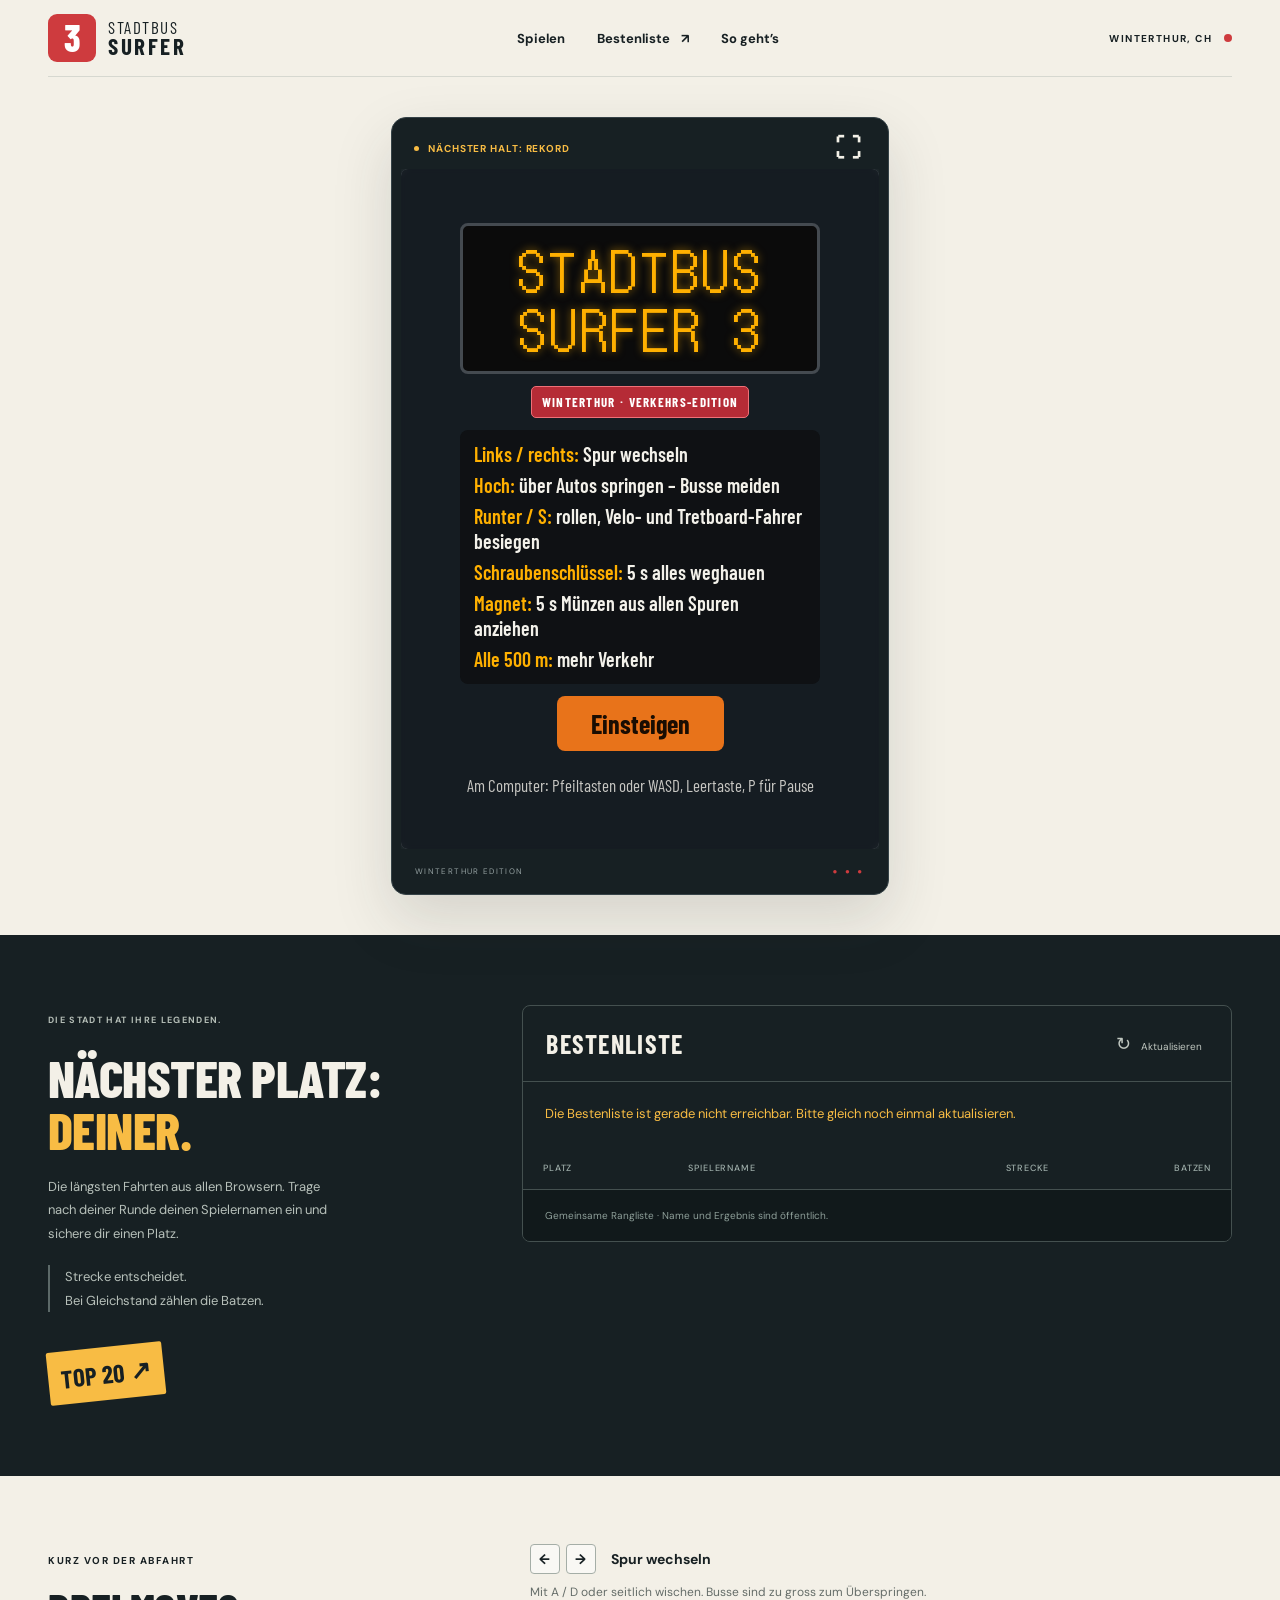
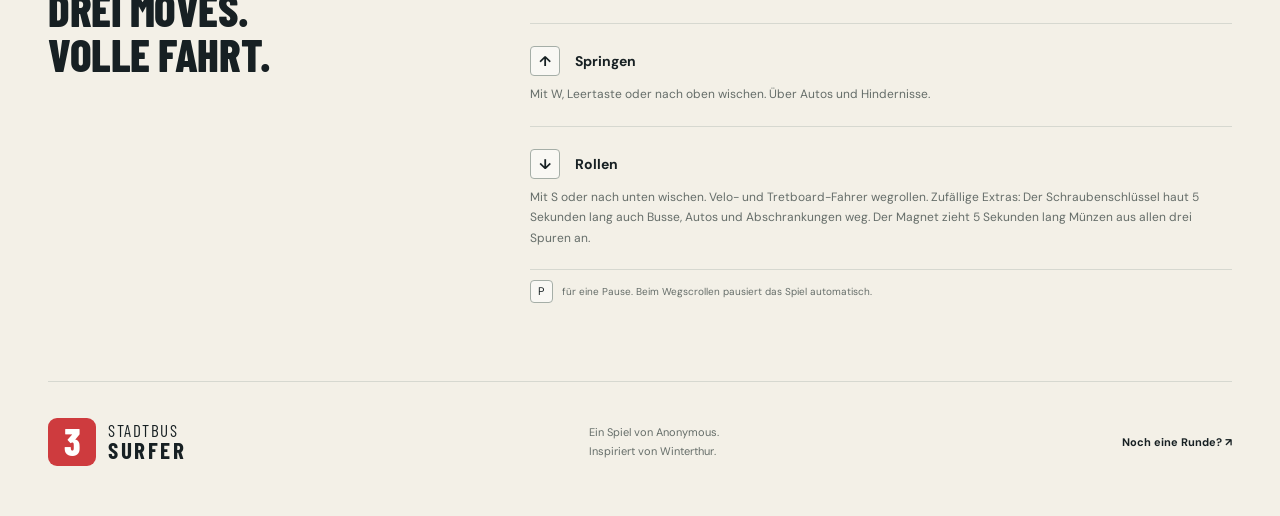
<file: index.html>
<!doctype html>
<html lang="de-CH">
<head>
  <meta charset="utf-8"><meta name="viewport" content="width=device-width,initial-scale=1">
  <meta name="theme-color" content="#161e21">
  <meta name="description" content="Stadtbus Surfer 3: Durch Winterthur laufen, Busse meiden und die gemeinsame Bestenliste erobern. Direkt im Browser spielen.">
  <title>Stadtbus Surfer — Winterthur, deine Strecke.</title>
  <link rel="icon" href="favicon.svg" type="image/svg+xml">
  <link rel="stylesheet" href="styles.css?v=20261013-spacing">
  <script src="config.js" defer></script><script src="app.js" defer></script>
</head>
<body>
  <a class="skip" href="#spiel">Direkt zum Spiel</a>
  <header class="topbar wrap">
    <a class="brand" href="#start" aria-label="Stadtbus Surfer Startseite"><span class="line-number">3</span><span>STADTBUS<br><b>SURFER</b></span></a>
    <nav aria-label="Hauptnavigation"><a href="#spiel">Spielen</a><a href="#bestenliste">Bestenliste <span>↗</span></a><a href="#steuerung">So geht’s</a></nav>
    <span class="city-label">WINTERTHUR, CH <i></i></span>
  </header>
  <main id="start">
    <section class="game-section wrap" aria-labelledby="game-title">
      <h1 class="sr-only" id="game-title">Stadtbus Surfer</h1>
      <div class="arcade" id="spiel">
        <div class="arcade-top"><span><i></i> NÄCHSTER HALT: REKORD</span><button id="fullscreen" aria-label="Spiel im Vollbild öffnen" title="Vollbild">⛶</button></div>
        <iframe id="stadtbus-game" src="spiel.html" title="Stadtbus Surfer 3 spielen" width="480" height="680" allow="fullscreen" allowfullscreen></iframe>
        <div class="arcade-bottom"><span>WINTERTHUR EDITION</span><span>● ● ●</span></div>
      </div>
    </section>
    <section class="leaderboard-section" id="bestenliste" aria-labelledby="rank-title">
      <div class="wrap board-grid">
        <div class="board-intro"><p class="eyebrow">DIE STADT HAT IHRE LEGENDEN.</p><h2 id="rank-title">NÄCHSTER PLATZ:<br><em>DEINER.</em></h2><p>Die längsten Fahrten aus allen Browsern. Trage nach deiner Runde deinen Spielernamen ein und sichere dir einen Platz.</p><p class="board-rule">Strecke entscheidet.<br>Bei Gleichstand zählen die Batzen.</p><span class="ticket">TOP 20 <span>↗</span></span></div>
        <div class="board"><div class="board-top"><h3>BESTENLISTE</h3><button id="refresh-ranks" aria-label="Bestenliste aktualisieren">↻ <span>Aktualisieren</span></button></div><p class="board-status" id="board-status" role="status">Rekorde werden geladen …</p><div class="table-scroll"><table><caption class="sr-only">Die 20 besten Runden nach Strecke und Batzen</caption><thead><tr><th scope="col">Platz</th><th scope="col">Spielername</th><th scope="col" class="number">Strecke</th><th scope="col" class="number">Batzen</th></tr></thead><tbody id="scores"></tbody></table></div><p class="board-foot">Gemeinsame Rangliste · Name und Ergebnis sind öffentlich.</p></div>
      </div>
    </section>
    <section class="controls wrap" id="steuerung" aria-labelledby="controls-title"><div><p class="eyebrow">KURZ VOR DER ABFAHRT</p><h2 id="controls-title">DREI MOVES.<br>VOLLE FAHRT.</h2></div><dl><div><dt><kbd>←</kbd><kbd>→</kbd><span>Spur wechseln</span></dt><dd>Mit A / D oder seitlich wischen. Busse sind zu gross zum Überspringen.</dd></div><div><dt><kbd>↑</kbd><span>Springen</span></dt><dd>Mit W, Leertaste oder nach oben wischen. Über Autos und Hindernisse.</dd></div><div><dt><kbd>↓</kbd><span>Rollen</span></dt><dd>Mit S oder nach unten wischen. Velo- und Tretboard-Fahrer wegrollen. Zufällige Extras: Der Schraubenschlüssel haut 5 Sekunden lang auch Busse, Autos und Abschrankungen weg. Der Magnet zieht 5 Sekunden lang Münzen aus allen drei Spuren an.</dd></div></dl><p class="pause-note"><kbd>P</kbd> für eine Pause. Beim Wegscrollen pausiert das Spiel automatisch.</p></section>
  </main>
  <footer class="wrap"><a class="brand" href="#start"><span class="line-number">3</span><span>STADTBUS<br><b>SURFER</b></span></a><p>Ein Spiel von Anonymous.<br>Inspiriert von Winterthur.</p><a href="#spiel">Noch eine Runde? ↗</a></footer>
</body></html>
</file>
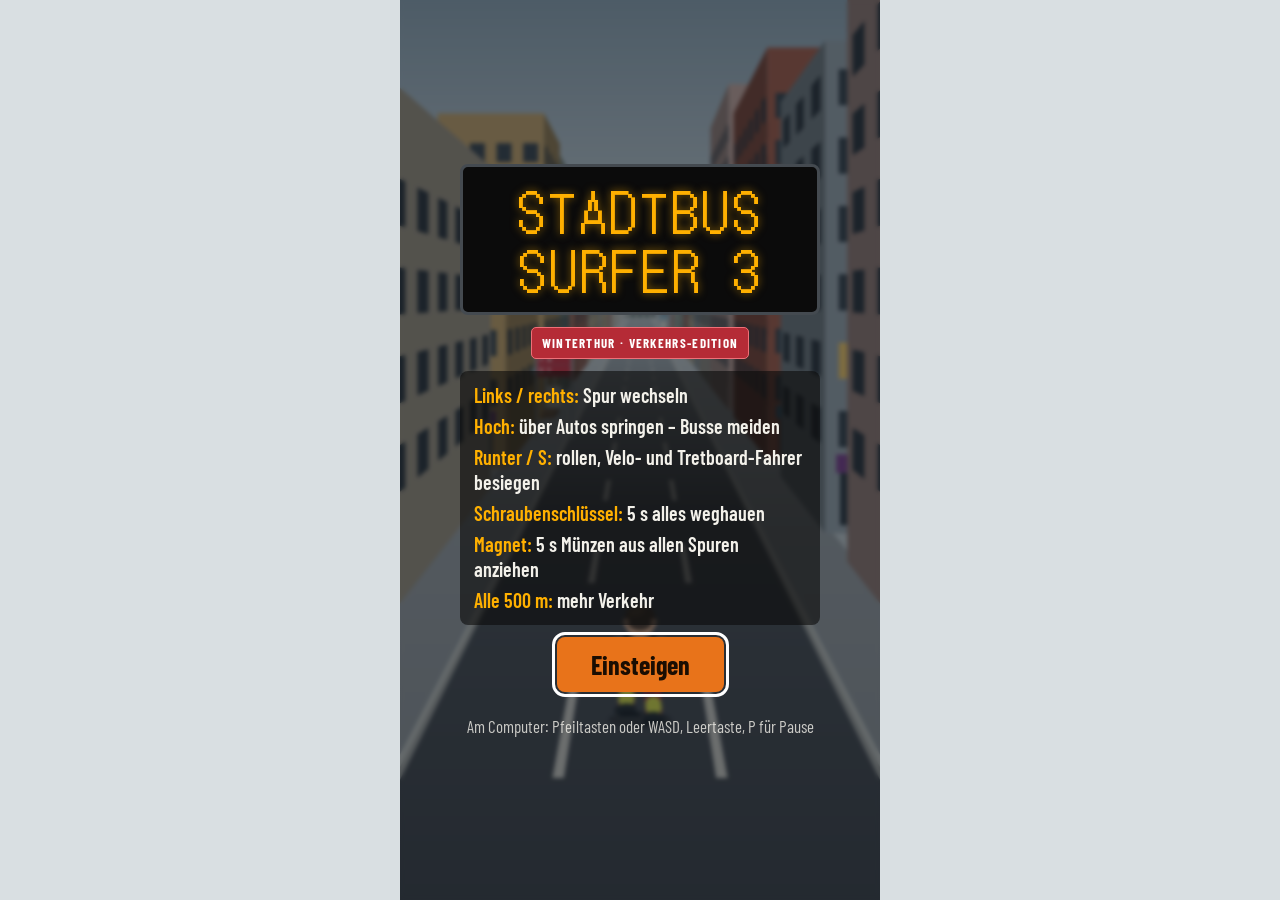
<file: spiel.html>
<!DOCTYPE html>
<html lang="de">
<head>
<meta charset="utf-8">
<meta name="viewport" content="width=device-width, initial-scale=1, viewport-fit=cover">
<meta name="theme-color" content="#1b2229">
<title>Stadtbus Surfer 3 · Winterthur</title>
<link rel="preconnect" href="https://fonts.googleapis.com">
<link rel="preconnect" href="https://fonts.gstatic.com" crossorigin>
<link href="https://fonts.googleapis.com/css2?family=DotGothic16&family=Barlow+Condensed:wght@600;700&display=swap" rel="stylesheet">
<style>
:root{
  --page:#d9dfe2; --stage:#1b2229; --amber:#ffb000; --led:#0b0b0b; --orange:#e8731a;
  --ink:#f3f1ea; --steel:#444a50;
  box-sizing:border-box;
  padding-top:env(safe-area-inset-top,0px);
  padding-bottom:env(safe-area-inset-bottom,0px);
}
@media (prefers-color-scheme: dark){
  :root:not([data-theme="light"]){ --page:#0f1418; --stage:#1b2229; }
}
:root[data-theme="dark"]{ --page:#0f1418; --stage:#1b2229; }
*,*::before,*::after{box-sizing:inherit}
html{height:100%;scroll-padding-top:env(safe-area-inset-top,0px)}
body{
  margin:0;height:100%;background:var(--page);overflow:hidden;
  font-family:"Barlow Condensed","Arial Narrow",system-ui,sans-serif;color:var(--ink);
  -webkit-user-select:none;user-select:none;-webkit-tap-highlight-color:transparent;
  overscroll-behavior:none;
}
#stage{position:relative;height:100%;width:100%;max-width:480px;margin:0 auto;overflow:hidden;background:var(--stage)}
canvas{position:absolute;inset:0;display:block;touch-action:none}

.led{font-family:"DotGothic16","Courier New",monospace;color:var(--amber);text-shadow:0 0 8px rgba(255,176,0,.55);letter-spacing:.05em}
.sign{background:var(--led);border:3px solid var(--steel);border-radius:8px;padding:6px 12px}

#hud{position:absolute;left:0;right:0;top:0;padding:10px 12px;display:flex;justify-content:space-between;align-items:flex-start;pointer-events:none}
#hud[hidden]{display:none}
.stack{display:flex;flex-direction:column;gap:6px}
.stat{display:flex;align-items:baseline;gap:6px;font-size:22px;line-height:1.1;min-width:96px;padding:5px 12px}
.stat small{font-size:13px;opacity:.85}
.coinDot{width:12px;height:12px;border-radius:50%;background:#f2c230;box-shadow:inset 0 0 0 3px #c99a12;align-self:center}
.traffic-info{font-size:14px;line-height:1.45;color:#f3f1ea;background:#0b0b0bcc;border:1px solid #59636d;border-radius:6px;padding:5px 9px}
.wrench-power{width:180px;padding:7px 9px;border:1px solid #8be1ed;border-radius:6px;background:#102d36ed;color:#e4fcff;font-size:16px}
.wrench-power[hidden]{display:none}.wrench-power b{float:right;color:#ffc94d}.wrench-track{height:4px;background:#34505a;border-radius:3px;overflow:hidden;margin-top:5px}.wrench-track i{display:block;height:100%;background:#ffd166}
.magnet-power{border-color:#a2b4ff;background:#242c50ed}.magnet-power .wrench-track i{background:#99dcff}
.right{display:flex;flex-direction:column;align-items:flex-end;gap:8px}
#lives{display:flex;gap:5px}
.tix{width:24px;height:15px;border-radius:3px;background:var(--orange);position:relative;box-shadow:0 1px 0 rgba(0,0,0,.35)}
.tix::after{content:"";position:absolute;left:8px;right:8px;top:6px;height:3px;background:rgba(255,255,255,.85);border-radius:2px}
.tix.off{opacity:.22}
.btns{display:flex;gap:8px;pointer-events:auto}
.iconBtn{width:44px;height:44px;border-radius:8px;border:3px solid var(--steel);background:var(--led);color:var(--amber);display:grid;place-items:center;cursor:pointer;padding:0}
.iconBtn:focus-visible,.go:focus-visible{outline:3px solid #fff;outline-offset:2px}
.iconBtn svg{width:22px;height:22px}
#bSound .slash{display:none}
#bSound[aria-pressed="true"] .slash{display:block}

#hint{position:absolute;left:12px;right:12px;bottom:calc(18px + env(safe-area-inset-bottom,0px));text-align:center;font-size:20px;font-weight:600;
  background:rgba(11,11,11,.72);border-radius:8px;padding:8px 12px;pointer-events:none;transition:opacity .6s}
#hint[hidden]{display:none}
#hint.fade{opacity:0}

.panel{position:absolute;inset:0;display:flex;align-items:center;justify-content:center;padding:20px;background:rgba(18,24,29,.52);backdrop-filter:blur(2px);-webkit-backdrop-filter:blur(2px)}
.panel[hidden]{display:none}
.card{display:flex;flex-direction:column;align-items:center;gap:16px;width:100%;max-width:360px;text-align:center}
.title{font-size:clamp(36px,12vw,54px);line-height:1.08;padding:14px 20px;width:100%}
.edition{font-size:13px;font-weight:700;letter-spacing:.1em;color:#fff;background:#b52b36;border:1px solid #ef7078;border-radius:5px;padding:7px 10px}
.card{gap:12px}
.title.mid{font-size:clamp(30px,10vw,44px)}
.rules{margin:0;padding:0;list-style:none;font-size:20px;line-height:1.25;font-weight:600;display:grid;gap:6px;
  background:rgba(11,11,11,.6);border-radius:8px;padding:12px 14px;text-align:left;width:100%}
.rules span{color:var(--amber)}
.facts{display:grid;gap:4px;font-size:26px;width:100%}
.facts div{display:flex;justify-content:space-between;gap:12px;padding:0 4px}
.rec{font-size:20px;font-weight:600;opacity:.92}
.go{font-family:inherit;font-size:26px;font-weight:700;background:var(--orange);color:#1a0d02;border:0;border-radius:8px;padding:12px 34px;cursor:pointer;min-height:52px}
.go:active{transform:translateY(1px)}
.sub{font-size:17px;opacity:.8}
@media (prefers-reduced-motion: reduce){ #hint{transition:none} }
@media (max-width:360px), (max-height:580px){
  .panel{padding:14px}.card{gap:12px}.title{font-size:36px;padding:10px 14px}
  .rules{font-size:17px;padding:10px 12px}.sub{font-size:15px}.go{font-size:23px;padding:10px 24px}
}

.score-form{width:100%;text-align:left;display:grid;gap:7px;background:#12191eed;border:1px solid #59636d;border-radius:8px;padding:12px}.score-form label{font-size:18px}.score-form input{width:100%;font:inherit;font-size:20px;padding:9px 11px;border:2px solid #677273;border-radius:5px;background:#f3f0e7;color:#172023;user-select:text}.score-form button{font:inherit;font-size:19px;border:0;padding:10px;background:#ffb000;color:#172023;border-radius:5px;cursor:pointer}.score-form button:disabled{opacity:.65;cursor:default}.score-form p{margin:0;font-size:13px;line-height:1.3;color:#d4dbd9}.score-form #score-status{color:#ffd572}.score-form a{color:#ffd572}#over .card{gap:10px}#over .title{font-size:33px;padding:9px}#over .facts{font-size:22px}#over .go{font-size:20px;padding:10px 23px}#over{overflow:auto}#over .card{margin:auto}@media(max-height:580px){#over{padding:10px}#over .card{gap:7px}#over .title{font-size:26px;padding:6px}#over .facts{font-size:18px;padding:6px 10px}#over .score-form{padding:9px;gap:5px}#over .score-form label{font-size:16px}#over .score-form input{font-size:17px;padding:7px}#over .score-form button{font-size:17px;padding:8px}#over .score-form p{font-size:11px}#over .go{min-height:40px;padding:8px 18px}}
</style>
<style>
@media (max-height:580px){
  #menu .card{gap:8px}
  #menu .title{font-size:32px;padding:8px 12px}
  #menu .edition{font-size:11px;padding:5px 8px}
  #menu .rules{font-size:16px;gap:4px}
  #menu .sub{font-size:13px}
}
</style>
</head>
<body>
<div id="stage">
  <canvas id="cv" aria-label="Spielfeld von Stadtbus Surfer 3 – Winterthur"></canvas>

  <div id="hud" hidden>
    <div class="stack">
      <div class="sign stat led"><span id="mTxt">0</span><small>m</small></div>
      <div class="sign stat led"><i class="coinDot"></i><span id="cTxt">0</span><small>Batzen</small></div>
      <div class="traffic-info"><span id="levelTxt">Stufe 1 · mehr ab 500 m</span><br><span id="rollTxt">0 Hindernisse beseitigt</span></div>
      <div id="wrench-hud" class="wrench-power" hidden>🔧 Werkzeug-Extra <b id="wrench-time">5,0 s</b><div class="wrench-track"><i id="wrench-meter"></i></div></div>
      <div id="magnet-hud" class="wrench-power magnet-power" hidden>🧲 Münzmagnet <b id="magnet-time">5,0 s</b><div class="wrench-track"><i id="magnet-meter"></i></div></div>
    </div>
    <div class="right">
      <div id="lives" aria-label="Leben"></div>
      <div class="btns">
        <button class="iconBtn" id="bSound" aria-label="Ton" aria-pressed="false">
          <svg viewBox="0 0 24 24" fill="none" stroke="currentColor" stroke-width="2" stroke-linecap="round" stroke-linejoin="round"><path d="M4 9v6h4l5 4V5L8 9z"/><path d="M16.5 8.5a5 5 0 0 1 0 7"/><path class="slash" d="M3 3l18 18"/></svg>
        </button>
        <button class="iconBtn" id="bPause" aria-label="Pause">
          <svg viewBox="0 0 24 24" fill="currentColor"><rect x="6" y="5" width="4" height="14" rx="1"/><rect x="14" y="5" width="4" height="14" rx="1"/></svg>
        </button>
      </div>
    </div>
  </div>

  <div id="hint" class="led" hidden>Runter wischen / S: Fahrer wegrollen</div>

  <div class="panel" id="menu">
    <div class="card">
      <div class="sign title led">STADTBUS<br>SURFER 3</div>
      <div class="edition">WINTERTHUR · VERKEHRS-EDITION</div>
      <ul class="rules">
        <li><span>Links / rechts:</span> Spur wechseln</li>
        <li><span>Hoch:</span> über Autos springen – Busse meiden</li>
        <li><span>Runter / S:</span> rollen, Velo- und Tretboard-Fahrer besiegen</li>
        <li><span>Schraubenschlüssel:</span> 5 s alles weghauen</li>
        <li><span>Magnet:</span> 5 s Münzen aus allen Spuren anziehen</li>
        <li><span>Alle 500 m:</span> mehr Verkehr</li>
      </ul>
      <button class="go" id="bStart">Einsteigen</button>
      <div class="rec" id="recMenu"></div>
      <div class="sub">Am Computer: Pfeiltasten oder WASD, Leertaste, P für Pause</div>
    </div>
  </div>

  <div class="panel" id="pause" hidden>
    <div class="card">
      <div class="sign title mid led">PAUSE</div>
      <button class="go" id="bResume">Weiterfahren</button>
    </div>
  </div>

  <div class="panel" id="over" hidden>
    <div class="card">
      <div class="sign title mid led">ENDSTATION</div>
      <div class="facts sign led">
        <div><span>Strecke</span><span id="oM">0 m</span></div>
        <div><span>Batzen</span><span id="oC">0</span></div>
        <div><span>Rekord</span><span id="oB">0 m</span></div>
        <div><span>Besiegt</span><span id="oR">0</span></div>
      </div>
      <form class="score-form" id="score-form">
        <label for="player-name">Dein Name für die Bestenliste</label>
        <input id="player-name" name="name" type="text" minlength="2" maxlength="18" required autocomplete="nickname" placeholder="Dein Spielername" aria-describedby="name-note">
        <p id="name-note">Name und Ergebnis werden öffentlich angezeigt.</p>
        <button type="submit" id="save-score">In Bestenliste eintragen</button>
        <p id="score-status" role="status"></p>
      </form>
      <button class="go" id="bAgain">Nochmals einsteigen</button>
    </div>
  </div>
</div>

<script>
(() => {
'use strict';
const $ = id => document.getElementById(id);
const stage = $('stage'), cv = $('cv'), ctx = cv.getContext('2d');
const embedded = window.parent !== window;
let embeddedVisible = !embedded;
const reduceMotion = !!(window.matchMedia && matchMedia('(prefers-reduced-motion: reduce)').matches);

/* ---------- Projektion (Strasse läuft in die Tiefe d, Spieler steht bei d = 0) ---------- */
const CAM = 6, CLIP = -4.2, FAR = 125, SPAWN_D = 80;
let W = 360, H = 640, DPR = 1, HOR = 0, F = 0, G = 0, CAMH = 3, camX = 0;

function resize(){
  const r = stage.getBoundingClientRect();
  W = Math.max(200, r.width); H = Math.max(300, r.height);
  DPR = Math.min(window.devicePixelRatio || 1, 2);
  cv.width = Math.round(W * DPR); cv.height = Math.round(H * DPR);
  cv.style.width = W + 'px'; cv.style.height = H + 'px';
  HOR = H * 0.33;
  const gy0 = H * 0.80;
  F = Math.min(W * 0.30, H * 0.19) * CAM;
  G = (gy0 - HOR) * CAM;
  CAMH = G / F;
}
function proj(x, y, d){
  const k = 1 / (d + CAM);
  return [W / 2 + (x - camX) * F * k, HOR + G * k - y * F * k];
}
const S = d => F / (d + CAM);

/* ---------- Farben ---------- */
const FOGHEX = '#cdd6da';
const colCache = new Map();
function hex2rgb(h){
  let v = colCache.get(h);
  if (!v){ const n = parseInt(h.slice(1), 16); v = [(n >> 16) & 255, (n >> 8) & 255, n & 255]; colCache.set(h, v); }
  return v;
}
const FOGRGB = hex2rgb(FOGHEX);
function col(hex, k, d){
  const c = hex2rgb(hex);
  const t = d < 12 ? 0 : Math.min(0.8, (d - 12) / 100);
  const r = Math.min(255, c[0] * k), g = Math.min(255, c[1] * k), b = Math.min(255, c[2] * k);
  return 'rgb(' + ((r + (FOGRGB[0] - r) * t) | 0) + ',' + ((g + (FOGRGB[1] - g) * t) | 0) + ',' + ((b + (FOGRGB[2] - b) * t) | 0) + ')';
}
function poly(pts, fill){
  ctx.fillStyle = fill; ctx.beginPath(); ctx.moveTo(pts[0][0], pts[0][1]);
  for (let i = 1; i < pts.length; i++) ctx.lineTo(pts[i][0], pts[i][1]);
  ctx.closePath(); ctx.fill();
}
const rnd = (a, b) => a + Math.random() * (b - a);
const pick = a => a[(Math.random() * a.length) | 0];
function shuffle(a){ for (let i = a.length - 1; i > 0; i--){ const j = (Math.random() * (i + 1)) | 0; [a[i], a[j]] = [a[j], a[i]]; } return a; }

/* ---------- Fahrzeug-Daten (stilisiert) ---------- */
// Visual references: HESS lighTram 19/25 DC, Stadtbus Winterthur.
// Two distinct body sections for Gelenkbus; three for Doppelgelenkbus.
// Arcade proportions: a normal bus is the reference, articulated buses are
// exactly twice/three times as long, including their collision footprint.
const BUS_LENGTH = 4.2;
const BUSES = [
  { name:'HESS Doppelgelenkbus 25 DC', kind:'double', w:.9, h:1.2, L:BUS_LENGTH*3, joints:[1/3,2/3], line:'1', dest:'Oberwinterthur', number:'401' },
  { name:'HESS Doppelgelenkbus 25 DC', kind:'double', w:.9, h:1.2, L:BUS_LENGTH*3, joints:[1/3,2/3], line:'1', dest:'Töss', number:'405' },
  { name:'HESS Gelenkbus 19 DC', kind:'articulated', w:.9, h:1.2, L:BUS_LENGTH*2, joints:[.5], line:'2', dest:'Seen', number:'131' },
  { name:'HESS Gelenkbus 19 DC', kind:'articulated', w:.9, h:1.2, L:BUS_LENGTH*2, joints:[.5], line:'3', dest:'Rosenberg', number:'133' },
  { name:'HESS Gelenkbus 19 DC', kind:'articulated', w:.9, h:1.2, L:BUS_LENGTH*2, joints:[.5], line:'5', dest:'Technorama', number:'140' },
  { name:'Stadtbus Standard', kind:'standard', w:.9, h:1.2, L:BUS_LENGTH, joints:[], line:'5', dest:'Dättnau', number:'152' },
  { name:'Stadtbus Standard', kind:'standard', w:.9, h:1.2, L:BUS_LENGTH, joints:[], line:'12', dest:'Bruderhaus', number:'154' }
];
const CARS = [
  { name:'Kleinwagen',  kind:'hatch', w:.58, h:.5,  L:1.3, colors:['#d93a3a','#3b82c4','#f2c230','#59a96a','#e8e8e8'] },
  { name:'Limousine',   kind:'sedan', w:.64, h:.48, L:1.6, colors:['#222831','#9aa3ab','#7b1e2b','#e8e8e8'] },
  { name:'SUV',         kind:'suv',   w:.7,  h:.62, L:1.55,colors:['#1f3b57','#2e2e2e','#b7b7b7','#2f6f4f'] },
  { name:'Lieferwagen', kind:'van',   w:.72, h:.9,  L:1.9, colors:['#f1f1f1','#d9d9d9','#e8d9b0'] },
  { name:'Taxi',        kind:'sedan', taxi:true, w:.64, h:.5, L:1.6, colors:['#f2c230'] },
  { name:'Kombi',       kind:'wagon', w:.66, h:.55, L:1.95, colors:['#427c76','#9baaba','#b74147','#e6e6dc'] },
  { name:'Sportwagen',  kind:'coupe', w:.72, h:.4, L:1.65, colors:['#e64832','#ecbd36','#366dbc'] },
  { name:'Cabrio',      kind:'convertible', w:.65, h:.43, L:1.55, colors:['#4aabad','#eee3c9','#db7040'] },
  { name:'Pickup',      kind:'pickup', w:.74, h:.64, L:2.05, colors:['#4e7155','#973d38','#758696'] },
  { name:'Minivan',     kind:'minivan', w:.72, h:.76, L:2.05, colors:['#536c9c','#d1c4a9','#744b73'] }
];
const LOW_CARS = CARS.filter(c => c.h <= .65);

/* ---------- Zustand ---------- */
let state = 'menu';
let lane = 0, px = 0, py = 0, vy = 0, rollT = 0, runPh = 0, wrenchT = 0, magnetT = 0;
let dist = 0, coins = 0, lives = 3, invT = 0, shakeT = 0, flash = 0, speed = 6, roadOff = 0, time = 0;
let best = 0;
try { best = +localStorage.getItem('stadtbusSurferTrafficBest') || 0; } catch (e) {}
let objs = [], blds = [], stops = [], zebras = [];
let defeated = 0, effects = [];
let currentRun = '';
const toHomepage = data => { if(embedded) window.parent.postMessage(data, window.location.origin === 'null' ? '*' : window.location.origin); }; 
let spawnAcc = 0, nextGap = 20, stopAcc = 0, zebraAcc = 0;
const JUMP_PEAK = 1.3, JUMP_T = 0.72, ROLL_T = 0.6, WRENCH_T = 5, MAGNET_T = 5, MAGNET_RANGE = 14;
const GRAV = 8 * JUMP_PEAK / (JUMP_T * JUMP_T), JUMP_V = 4 * JUMP_PEAK / JUMP_T;

/* ---------- Ton ---------- */
let AC = null, muted = false;
function tone(f, dur, type, vol, slideTo){
  if (muted) return;
  try {
    if (!AC) AC = new (window.AudioContext || window.webkitAudioContext)();
    if (AC.state === 'suspended') AC.resume();
    const o = AC.createOscillator(), g = AC.createGain(), t = AC.currentTime;
    o.type = type || 'square'; o.frequency.setValueAtTime(f, t);
    if (slideTo) o.frequency.exponentialRampToValueAtTime(slideTo, t + dur);
    g.gain.setValueAtTime(vol || 0.05, t); g.gain.exponentialRampToValueAtTime(0.0001, t + dur);
    o.connect(g); g.connect(AC.destination); o.start(t); o.stop(t + dur + 0.02);
  } catch (e) {}
}
const sfx = {
  coin(){ tone(988, .08, 'square', .04); setTimeout(() => tone(1319, .12, 'square', .04), 60); },
  wrench(){ tone(520, .3, 'triangle', .065, 1560); },
  magnet(){ tone(350, .35, 'sine', .07, 1100); },
  jump(){ tone(260, .18, 'triangle', .07, 520); },
  roll(){ tone(300, .16, 'triangle', .06, 140); },
  hit(){ tone(140, .35, 'sawtooth', .09, 50); },
  over(){ tone(330, .5, 'triangle', .08, 90); },
  honk(){ tone(247, .22, 'square', .035); }
};

/* ---------- Szene: Gebäude, Haltestellen, Zebrastreifen ---------- */
const BCOL = ['#d8cbb4','#c9a9a0','#9aa7b0','#c7a56a','#a65d4a','#b9b2a3','#8fa08e','#d9c7a0'];
// Blue name boards and coloured route panels, after Winterthur stop references.
const STOP_NAMES = [
  {name:'Feldtal',lines:[['2','Wülflingen','#c93042'],['22','Schloss','#c93042']]},
  {name:'Schiltwiesen',lines:[['1','Töss','#343b42'],['5','Dättnau','#45a2cd']]},
  {name:'Technikum',lines:[['2','Seen','#c93042'],['3','Oberseen','#67a43d']]},
  {name:'Stadthaus',lines:[['1','Oberwinterthur','#343b42'],['3','Rosenberg','#67a43d']]},
  {name:'Lindenplatz',lines:[['2','Hauptbahnhof','#c93042'],['2','Seen','#c93042']]},
  {name:'Gewerbeschule',lines:[['1','Hauptbahnhof','#343b42'],['1','Töss','#343b42']]},
  {name:'Museumstrasse/HB',lines:[['10',"Bhf. Oberw’thur",'#314c90'],['12','Bruderhaus','#957058']]},
  {name:'Hauptbahnhof',lines:[['1','Oberwinterthur','#343b42'],['5','Technorama','#45a2cd']]}
];
let stopNameIndex=0;
function makeStop(side,d){const sign=STOP_NAMES[stopNameIndex++%STOP_NAMES.length];return {t:'stop',side,x:side*1.96,d,L:2.1,sign};}
const AWN = ['#c0392b','#2e6f95','#e8731a','#3c8d5a','#7a3e8e'];
function addBld(side, d){
  const w = rnd(2.0, 3.2), L = rnd(3, 6.5), h = rnd(3.2, 8.5);
  const b = { t:'bld', side, x:side * (2.3 + w / 2), d, w, L, h, color:pick(BCOL), seed:(Math.random() * 1000) | 0, awn:pick(AWN) };
  blds.push(b); return b;
}
function initScene(){
  blds = []; stops = []; zebras = []; stopNameIndex=0;
  for (const side of [-1, 1]){
    let d = -6;
    while (d < 125){ const b = addBld(side, d); d += b.L + (Math.random() < .25 ? rnd(.8, 2) : 0); }
  }
  stops.push(makeStop(-1,20),makeStop(1,67),makeStop(-1,112));
  stopAcc = 0; zebraAcc = rnd(20, 60);
}
function updateScene(dt){
  const mv = speed * dt;
  for (const b of blds) b.d -= mv;
  for (const s of stops) s.d -= mv;
  for (const z of zebras) z.d -= mv;
  blds = blds.filter(b => b.d + b.L > CLIP - 1);
  stops = stops.filter(s => s.d + s.L > CLIP - 1);
  zebras = zebras.filter(z => z.d + z.L > CLIP - 1);
  for (const side of [-1, 1]){
    let end = -Infinity;
    for (const b of blds) if (b.side === side) end = Math.max(end, b.d + b.L);
    while (end < 125){ const b = addBld(side, end + (Math.random() < .25 ? rnd(.8, 2) : 0)); end = b.d + b.L; }
  }
  stopAcc += mv; zebraAcc += mv;
  if (stopAcc > rnd(70, 110)){ stopAcc = 0; const side = Math.random() < .5 ? -1 : 1; stops.push(makeStop(side,125)); }
  if (zebraAcc > rnd(100, 150)){ zebraAcc = 0; zebras.push({ d:125, L:1.5 }); }
}

/* ---------- Zeichnen: Grundbausteine ---------- */
function drawBox(cx, d, w, y0, h, L, hex, o){
  const dF = d < CLIP ? CLIP : d, dR = d + L < CLIP ? CLIP : d + L;
  if (dR <= CLIP + 0.001) return null;
  const xa = cx - w / 2, xb = cx + w / 2, yt = y0 + h;
  const fbl = proj(xa, y0, dF), fbr = proj(xb, y0, dF), ftl = proj(xa, yt, dF), ftr = proj(xb, yt, dF);
  const rbl = proj(xa, y0, dR), rbr = proj(xb, y0, dR), rtl = proj(xa, yt, dR), rtr = proj(xb, yt, dR);
  const showLeft = cx > camX;
  const sideVisible = camX < xa || camX > xb;
  const fd = d > 0 ? d : 0;
  if (sideVisible && !(o && o.noSide)){
    if (showLeft) poly([fbl, ftl, rtl, rbl], col(hex, .72, fd)); else poly([fbr, ftr, rtr, rbr], col(hex, .72, fd));
  }
  if (!(o && o.noRoof) && yt < CAMH - 0.05) poly([ftl, ftr, rtr, rtl], col(hex, 1.12, fd));
  if (!(o && o.noFront)) poly([fbl, fbr, ftr, ftl], col(hex, 1, fd));
  const xs = showLeft ? xa : xb;
  return {
    fbl, fbr, ftl, ftr, rbl, rbr, rtl, rtr, pw:fbr[0] - fbl[0], ph:fbl[1] - ftl[1], showLeft, sideVisible, xs, dF, dR, y0, h, fd,
    // Preserve each detail's world position as the front crosses the camera.
    // Clipping must trim it, not stretch the remaining windows along the bus.
    side:(t, yw) => proj(xs, yw, Math.max(CLIP, d + L * t)),
    fx:u => fbl[0] + (fbr[0] - fbl[0]) * u,
    fyw:yw => fbl[1] + (ftl[1] - fbl[1]) * ((yw - y0) / h)
  };
}
// Rechteck auf der Vorderfläche in Welthöhen
function fr(B, u0, ya, u1, yb, fill){
  const x0 = B.fx(u0), x1 = B.fx(u1), y1 = B.fyw(ya), y2 = B.fyw(yb);
  ctx.fillStyle = fill; ctx.fillRect(x0, Math.min(y1, y2), x1 - x0, Math.abs(y1 - y2));
}
function sideBand(B, ya, yb, hex, t0, t1, k){
  if(!B.sideVisible)return;
  poly([B.side(t0, ya), B.side(t0, yb), B.side(t1, yb), B.side(t1, ya)], col(hex, k || .72, B.fd));
}
function dot(x, y, r, fill){ ctx.fillStyle = fill; ctx.beginPath(); ctx.arc(x, y, r, 0, 6.2832); ctx.fill(); }

/* ---------- Hintergrund ---------- */
const skyline = [];
(function(){ let x = 0; while (x < 900){ const w = 14 + Math.random() * 26; skyline.push({ x, w, h:6 + Math.random() * 26 }); x += w + Math.random() * 4; } })();
function hill(color, amp, base, freq, off, par){
  ctx.fillStyle = color; ctx.beginPath(); ctx.moveTo(0, HOR + 2);
  for (let x = 0; x <= W + 12; x += 12){
    const u = (x + off - camX * par) * freq;
    ctx.lineTo(x, HOR - base - amp * Math.sin(u) - amp * .5 * Math.sin(u * 2.3 + 1));
  }
  ctx.lineTo(W, HOR + 2); ctx.closePath(); ctx.fill();
}
function drawSky(){
  const g = ctx.createLinearGradient(0, 0, 0, HOR + 10);
  g.addColorStop(0, '#8fa7b8'); g.addColorStop(1, '#dbe3e6');
  ctx.fillStyle = g; ctx.fillRect(0, 0, W, HOR + 10);
  hill('#b9c6cc', 20, 34, .011, 40, 6);
  hill('#a9b9c0', 14, 16, .017, 200, 10);
  ctx.fillStyle = '#b4c1c7';
  for (const b of skyline){
    const sx = ((b.x - camX * 14) % 900 + 900) % 900 - 140;
    if (sx > -40 && sx < W + 40) ctx.fillRect(sx, HOR - b.h, b.w, b.h + 2);
  }
  // Kirchturm als Winterthurer Wahrzeichen (stilisiert)
  const tx = W * .64 - camX * 14;
  ctx.fillStyle = '#a5b4bb';
  ctx.fillRect(tx - 6, HOR - 46, 12, 48);
  ctx.beginPath(); ctx.moveTo(tx - 8, HOR - 46); ctx.lineTo(tx, HOR - 86); ctx.lineTo(tx + 8, HOR - 46); ctx.closePath(); ctx.fill();
  // Light plaza ground reaches the vanishing point; no dark end-of-road block.
  ctx.fillStyle = '#c3cdd1'; ctx.fillRect(0, HOR, W, H - HOR);
}
// Historic Winterthur station: pale stone, arched entrances, twin dark domes
// and the clock between the towers. Entirely behind the street facades.
function drawWinterthurHB(){
  const anchor=proj(0,0,FAR), k=W/480*.38, x=anchor[0], y=anchor[1]+1;
  ctx.save();ctx.translate(x,y);ctx.scale(k,k);
  // Lower side wings and taller, symmetrical entrance building.
  ctx.fillStyle='#d5d2bd';ctx.fillRect(-104,-39,208,39);
  ctx.fillStyle='#dcd8c2';ctx.fillRect(-48,-65,96,65);
  ctx.fillStyle='#737a7d';ctx.fillRect(-104,-42,208,3);
  ctx.fillStyle='#dad8c7';ctx.fillRect(-48,-65,96,27);
  ctx.strokeStyle='#b8baa9';ctx.lineWidth=.7;
  for(let yy=-37;yy<0;yy+=5){ctx.beginPath();ctx.moveTo(-104,yy);ctx.lineTo(104,yy);ctx.stroke();}
  // Stone pilasters and the upper storeys of the central facade.
  for(const xx of [-46,-27,-9,9,27,44]){
    ctx.fillStyle='#c3c2ae';ctx.fillRect(xx,-63,3.5,40);
    ctx.fillStyle='#ece8d2';ctx.fillRect(xx,-63,1.1,40);
  }
  for(const xx of [-36,-18,0,18,36]){
    ctx.fillStyle='#8b948f';ctx.fillRect(xx-5,-59,10,10);ctx.fillRect(xx-4,-43,8,12);
    ctx.fillStyle='#354a52';ctx.fillRect(xx-3.5,-58,7,8);ctx.fillRect(xx-2.8,-41,5.6,9);
    ctx.fillStyle='#ede8d3';ctx.fillRect(xx-.4,-58,.8,8);ctx.fillRect(xx-5,-44,10,1.7);
    poly([[xx-5,-30],[xx,-33],[xx+5,-30]],'#b3b5a5');
  }
  // Two domed towers, with three arched windows beneath each dome.
  for(const tx of [-35,35]){
    ctx.fillStyle='#cfceba';ctx.fillRect(tx-12,-80,24,17);
    ctx.fillStyle='#646e75';ctx.beginPath();ctx.moveTo(tx-11,-81);ctx.bezierCurveTo(tx-11,-98,tx+11,-98,tx+11,-81);ctx.closePath();ctx.fill();
    ctx.strokeStyle='#929a9d';ctx.lineWidth=.8;
    for(const offset of [-5,0,5]){ctx.beginPath();ctx.moveTo(tx+offset,-81);ctx.quadraticCurveTo(tx+offset*.6,-91,tx,-94);ctx.stroke();}
    ctx.fillStyle='#657078';ctx.fillRect(tx-.7,-99,1.4,5);dot(tx,-99,1.2,'#8a969b');
    ctx.fillStyle='#969d94';ctx.fillRect(tx-14,-82,28,2.5);
    for(const dx of [-7,0,7]){
      ctx.fillStyle='#465d64';ctx.beginPath();ctx.moveTo(tx+dx-2.5,-65);ctx.lineTo(tx+dx-2.5,-73);ctx.arc(tx+dx,-73,2.5,Math.PI,0);ctx.lineTo(tx+dx+2.5,-65);ctx.closePath();ctx.fill();
      ctx.fillStyle='#e9e4d0';ctx.fillRect(tx+dx-.4,-75,.8,10);
    }
  }
  // Curved clock pediment and a small Swiss flag above the middle entrance.
  ctx.fillStyle='#ceceba';ctx.beginPath();ctx.moveTo(-24,-65);ctx.quadraticCurveTo(-12,-66,-11,-77);ctx.quadraticCurveTo(0,-90,11,-77);ctx.quadraticCurveTo(12,-66,24,-65);ctx.closePath();ctx.fill();
  ctx.strokeStyle='#abb09f';ctx.lineWidth=1.5;ctx.stroke();
  dot(0,-74,5.8,'#f2eedb');ctx.strokeStyle='#697f85';ctx.lineWidth=1;ctx.beginPath();ctx.arc(0,-74,5.8,0,Math.PI*2);ctx.moveTo(0,-74);ctx.lineTo(0,-78);ctx.moveTo(0,-74);ctx.lineTo(3,-73);ctx.stroke();
  ctx.fillStyle='#7c888d';ctx.fillRect(-.45,-106,.9,24);
  ctx.fillStyle='#bf4a4a';ctx.fillRect(.5,-104,7,7);ctx.fillStyle='#fff1df';ctx.fillRect(3,-103,2,5);ctx.fillRect(1.5,-101.5,5,2);
  // Cornices, balcony rail and the large arched doorways at ground level.
  ctx.fillStyle='#9fa79a';ctx.fillRect(-50,-65,100,2.8);ctx.fillRect(-104,-25,208,2.6);
  ctx.fillStyle='#e6e0c9';ctx.fillRect(-51,-62.5,102,1.2);ctx.fillRect(-104,-22.5,208,1.4);
  ctx.fillStyle='#9da79e';for(let xx=-45;xx<=45;xx+=4)ctx.fillRect(xx,-28,1.4,4);
  for(let xx=-90;xx<=90;xx+=18){
    ctx.fillStyle='#405762';ctx.beginPath();ctx.moveTo(xx-6,-1);ctx.lineTo(xx-6,-13);ctx.arc(xx,-13,6,Math.PI,0);ctx.lineTo(xx+6,-1);ctx.closePath();ctx.fill();
    ctx.strokeStyle='#8e9b98';ctx.lineWidth=1.2;ctx.stroke();
    ctx.fillStyle='#899a9f';ctx.fillRect(xx-.5,-18,1,17);ctx.fillRect(xx-5,-11,10,1);
  }
  ctx.fillStyle='#a94848';for(const xx of [-72,72])ctx.fillRect(xx-6,-29,12,3);
  ctx.fillStyle='#e3e3d2';ctx.fillRect(-25,-21,50,6);
  ctx.fillStyle='#4b626e';ctx.font='700 5px "Barlow Condensed",sans-serif';ctx.textAlign='center';ctx.textBaseline='middle';ctx.fillText('WINTERTHUR HB',0,-18,46);
  ctx.fillStyle='#b2bdba';ctx.fillRect(-106,0,212,2);
  ctx.restore();
}
function drawRoad(){
  const gw = ctx.createLinearGradient(0, HOR, 0, H);
  gw.addColorStop(0, '#c2ccd1'); gw.addColorStop(.35, '#4a5058'); gw.addColorStop(1, '#3a3f46');
  const gs = ctx.createLinearGradient(0, HOR, 0, H);
  gs.addColorStop(0, '#cfd7da'); gs.addColorStop(.4, '#9aa1a6'); gs.addColorStop(1, '#8b9297');
  poly([proj(-2.4, 0, FAR), proj(2.4, 0, FAR), proj(2.4, 0, CLIP), proj(-2.4, 0, CLIP)], gs);
  poly([proj(-1.5, 0, FAR), proj(1.5, 0, FAR), proj(1.5, 0, CLIP), proj(-1.5, 0, CLIP)], gw);
  // Randstein
  ctx.fillStyle = 'rgba(235,235,225,.55)';
  for (const sx of [-1.5, 1.5]){
    const a = proj(sx - .04, 0, FAR), b = proj(sx + .04, 0, FAR), c = proj(sx + .04, 0, CLIP), d = proj(sx - .04, 0, CLIP);
    ctx.beginPath(); ctx.moveTo(a[0], a[1]); ctx.lineTo(b[0], b[1]); ctx.lineTo(c[0], c[1]); ctx.lineTo(d[0], d[1]); ctx.closePath(); ctx.fill();
  }
  // Spurtrenner
  const P = 3.6, LEN = 1.4, off = roadOff % P;
  ctx.fillStyle = 'rgba(240,238,228,.8)';
  ctx.beginPath();
  for (let i = -2; i * P < FAR + P; i++){
    let d0 = i * P - off, d1 = d0 + LEN;
    if (d1 < CLIP) continue; if (d0 < CLIP) d0 = CLIP; if (d0 > FAR) break;
    for (const lx of [-.5, .5]){
      const a = proj(lx - .035, 0, d0), b = proj(lx + .035, 0, d0), c = proj(lx + .035, 0, d1), d = proj(lx - .035, 0, d1);
      ctx.moveTo(a[0], a[1]); ctx.lineTo(b[0], b[1]); ctx.lineTo(c[0], c[1]); ctx.lineTo(d[0], d[1]); ctx.closePath();
    }
  }
  ctx.fill();
  // Fussgängerstreifen
  ctx.fillStyle = 'rgba(245,244,238,.85)';
  ctx.beginPath();
  for (const z of zebras){
    if (z.d + z.L < CLIP || z.d > FAR) continue;
    const d0 = Math.max(z.d, CLIP), d1 = z.d + z.L;
    for (let xi = -1.25; xi <= 1.3; xi += .5){
      const a = proj(xi - .17, 0, d0), b = proj(xi + .17, 0, d0), c = proj(xi + .17, 0, d1), d = proj(xi - .17, 0, d1);
      ctx.moveTo(a[0], a[1]); ctx.lineTo(b[0], b[1]); ctx.lineTo(c[0], c[1]); ctx.lineTo(d[0], d[1]); ctx.closePath();
    }
  }
  ctx.fill();
}

/* ---------- Gebäude & Haltestelle ---------- */
function drawBld(o){
  const B = drawBox(o.x, o.d, o.w, 0, o.h, o.L, o.color);
  if (!B) return;
  const dd = o.d > 0 ? o.d : 0;
  const fade = size => Math.max(0, Math.min(1, (size - .2) / 1.2));
  // Schaufenster mit Markise
  if (o.d >= CLIP){
    ctx.save();ctx.globalAlpha=Math.max(0,Math.min(1,(B.pw-10)/35));
    fr(B, .08, .1, .92, .75, col('#2b3640', 1, dd));
    fr(B, .06, .75, .94, .98, col(o.awn, 1, dd));
    ctx.restore();
  }
  const cols = Math.max(2, Math.floor(o.w / .6)), rows = Math.floor(o.h / .85);
  ctx.save();ctx.globalAlpha=o.d>=CLIP?fade(B.pw*.56/cols):0;
  ctx.fillStyle = col('#34414c', 1, dd); ctx.beginPath();
  const lit = [];
  for (let r = 1; r < rows; r++){
    const ya = r * .85 + .22, yb = ya + .45;
    if (yb > o.h - .15) break;
    for (let c = 0; c < cols; c++){
      const u0 = (c + .22) / cols, u1 = (c + .78) / cols;
      const x0 = B.fx(u0), x1 = B.fx(u1), y1 = B.fyw(ya), y2 = B.fyw(yb);
      if (((o.seed * 131 + r * 17 + c * 29) % 11) === 0) lit.push([x0, y2, x1 - x0, y1 - y2]);
      else ctx.rect(x0, y2, x1 - x0, y1 - y2);
    }
  }
  ctx.fill();
  if (lit.length){ ctx.fillStyle = col('#f2c968', 1, dd); ctx.beginPath(); for (const q of lit) ctx.rect(q[0], q[1], q[2], q[3]); ctx.fill(); }
  ctx.restore();
  // Fenster an der Strassenseite
  {
      const nc = Math.max(2, Math.floor(o.L / .85));
      const detailSize=Math.abs(B.side(.75/nc,0)[0]-B.side(.25/nc,0)[0]);
      ctx.save();ctx.globalAlpha=fade(detailSize);
      ctx.fillStyle = col('#34414c', .75, dd); ctx.beginPath();
      for (let r = 1; r < rows; r++){
        const ya = r * .85 + .22, yb = ya + .45;
        if (yb > o.h - .15) break;
        for (let c = 0; c < nc; c++){
          const t0 = (c + .25) / nc, t1 = (c + .75) / nc;
          const a = B.side(t0, ya), b = B.side(t1, ya), cc = B.side(t1, yb), d = B.side(t0, yb);
          ctx.moveTo(a[0], a[1]); ctx.lineTo(b[0], b[1]); ctx.lineTo(cc[0], cc[1]); ctx.lineTo(d[0], d[1]); ctx.closePath();
        }
      }
      ctx.fill();
      ctx.restore();
  }
}
function drawStop(o){
  // Shelter stays wholly on the pavement, in front of the building line.
  const d=o.d, x=o.x;
  const shelter=drawBox(x,d,.5,0,1.35,1.85,'#8b9fa4',{noSide:true,noFront:true,noRoof:true});
  if(shelter){
    // Translucent glass instead of an opaque block.
    ctx.save();ctx.globalAlpha=.32;sideBand(shelter,.13,1.3,'#c9e8ed',0,1);ctx.restore();
    for(const z of [d,d+1.72])drawBox(x,z,.055,0,1.35,.06,'#bcc9cd');
    drawBox(x,d,.63,1.33,.08,1.9,'#6e8188');
    drawBox(x,d+.25,.28,.36,.09,1.1,'#8b6d51');
  }
  const signD=d-.18;if(signD<=CLIP+.03)return;
  const p=proj(o.side*1.78,0,signD),s=S(signD);if(s<1)return;
  const sign=o.sign||STOP_NAMES[0];
  ctx.save();ctx.translate(p[0],p[1]);ctx.scale(s,s);
  // Two stainless-steel uprights, joined by the rounded top of the frame.
  ctx.lineWidth=.046;ctx.strokeStyle=col('#697e89',1,d);ctx.lineJoin='round';ctx.lineCap='round';
  ctx.beginPath();ctx.moveTo(-.37,0);ctx.lineTo(-.37,-2.12);ctx.quadraticCurveTo(-.37,-2.24,-.25,-2.24);ctx.lineTo(.25,-2.24);ctx.quadraticCurveTo(.37,-2.24,.37,-2.12);ctx.lineTo(.37,0);ctx.stroke();
  ctx.lineWidth=.018;ctx.strokeStyle=col('#e0e8e8',1,d);ctx.stroke();
  ctx.fillStyle=col('#06669c',1,d);ctx.fillRect(-.35,-2.13,.7,.36);
  ctx.textAlign='left';ctx.textBaseline='middle';ctx.fillStyle='#fff';
  ctx.font='700 .145px "Barlow Condensed",sans-serif';ctx.fillText(sign.name,-.3,-1.95,.60);
  sign.lines.forEach((line,i)=>{
    const y=-1.77+i*.245;ctx.fillStyle=col(line[2],1,d);ctx.fillRect(-.35,y,.7,.236);
    ctx.fillStyle='#fff';ctx.font='700 .14px "Barlow Condensed",sans-serif';ctx.fillText(line[0],-.30,y+.12,.13);
    ctx.font='600 .105px "Barlow Condensed",sans-serif';ctx.fillText(line[1],-.13,y+.12,.43);
  });
  // Small timetable in its silver case, below the route boards.
  ctx.fillStyle=col('#c7d1d1',1,d);ctx.fillRect(-.16,-1.1,.32,.47);
  ctx.fillStyle='#f2f0e0';ctx.fillRect(-.13,-1.07,.26,.40);
  if(s>18){ctx.fillStyle='#7c959f';for(let i=0;i<7;i++)ctx.fillRect(-.1,-1.02+i*.045,.2,.009);}
  ctx.restore();
}

/* ---------- Fahrzeuge ---------- */
function fillBoxSilhouette(B,color){
  // One opaque silhouette under the faces avoids antialiasing cracks where
  // separately painted side/roof polygons and bellows meet.
  const points=[B.fbl,B.fbr,B.ftl,B.ftr,B.rbl,B.rbr,B.rtl,B.rtr].sort((a,b)=>a[0]-b[0]||a[1]-b[1]);
  const cross=(a,b,c)=>(b[0]-a[0])*(c[1]-a[1])-(b[1]-a[1])*(c[0]-a[0]);
  const half=list=>{const out=[];for(const point of list){while(out.length>1&&cross(out[out.length-2],out[out.length-1],point)<=0)out.pop();out.push(point);}return out;};
  const lower=half(points),upper=half(points.slice().reverse());lower.pop();upper.pop();
  poly(lower.concat(upper),color);
}
function busSections(sp){
  const gap=.36, sections=[];let start=0;
  for(const t of sp.joints){const middle=t*sp.L;sections.push({d:start,L:middle-gap/2-start});start=middle+gap/2;}
  sections.push({d:start,L:sp.L-start});return sections;
}
function drawBellows(o,B,t){
  // Every fold wraps across both the side wall and the roof: the two/three
  // separate carriages remain readable even when seen nearly head-on.
  const middle=o.d+t*o.spec.L, gap=.36, ribs=7;
  for(let i=ribs-1;i>=0;i--){
    const d=middle-gap/2+i*gap/ribs;
    if(d+gap/ribs<=CLIP)continue;
    const raised=i%2===0;
    drawBox(o.x,d,o.spec.w+(raised?.018:-.014),.1,raised?1.11:1.07,gap/ribs,raised?'#8a989f':'#35444e');
  }
}
function drawBusSection(o, section){
  const sp=o.spec, d0=o.d+section.d;
  // Closed, opaque carriage. Its own details and roof equipment are drawn
  // before the next, nearer carriage, so none can float over that body.
  const B=drawBox(o.x,d0,sp.w,.09,sp.h-.09,section.L,'#d6dce0');
  if(!B)return;
  if(B.sideVisible){
    const band=(ya,yb,color,t0=0,t1=1)=>sideBand(B,ya,yb,color,t0,t1);
    band(.09,.22,'#ed302e');band(.48,.98,'#101c25');
    band(.99,1.02,'#f1f3f3');
    if(section.d===0)band(1.02,1.2,'#ed302e',0,.1);
    for(let i=0;i<8;i++){
      band(.55,.94,'#283a44',(i+.06)/8,(i+.94)/8);
      band(.88,.92,'#637780',(i+.06)/8,(i+.94)/8);
      band(.5,.98,'#a1acb2',(i+.97)/8,(i+1)/8);
    }
    for(const t0 of [.04,.66]){
      const t1=t0+.13;
      band(.11,.98,'#10171d',t0,t1);
      band(.12,.96,'#b6c1c6',t0,t0+.009);band(.12,.96,'#b6c1c6',t1-.009,t1);
      band(.14,.94,'#98a9b0',(t0+t1)/2-.004,(t0+t1)/2+.004);
      band(.27,.31,'#dce3e5',t0,t1);
      const buttonD=d0+section.L*(t1+.008);
      if(buttonD>=CLIP){const p=B.side(t1+.008,.38);dot(p[0],p[1],Math.max(.6,S(buttonD)*.013),'#eacb30');}
    }
    const wheels=sp.joints.length===2?[.13,.43,.7,.92]:sp.joints.length===1?[.17,.67,.92]:[.17,.82];
    for(const t of wheels){
      const offset=sp.L*t, d=o.d+offset;
      if(offset<section.d||offset>section.d+section.L||d<CLIP+.25)continue;
      const wheel=(radius,color)=>{
        const pts=[];
        for(let i=0;i<24;i++){const a=i*Math.PI/12;pts.push(proj(B.xs,.18+Math.sin(a)*radius,d+Math.cos(a)*radius));}
        poly(pts,col(color,1,B.fd));
      };
      wheel(.19,'#20262b');wheel(.125,'#c7d0d6');wheel(.035,'#6c7984');
    }
  }
  // A cabinet belongs to this carriage, not to a separate topmost layer.
  const cabinetD=d0+section.L*.35;
  if(cabinetD+.48>CLIP)drawBox(o.x,cabinetD,.66,1.2,.095,.48,'#b8c3cb');
}
function drawBus(o){
  const sp=o.spec, red='#ed302e';
  ctx.save();ctx.globalAlpha=1;
  // Solid inner shell also seals the joints and the rounded nose corners.
  // Collision immunity uses o.ghost, but never makes the body transparent.
  const B=drawBox(o.x,o.d,sp.w,.09,sp.h-.09,sp.L,'#52616a',{noFront:true,noSide:true,noRoof:true});
  if(!B){ctx.restore();return;}
  fillBoxSilhouette(B,col('#52616a',1,B.fd));
  const sections=busSections(sp);
  for(let i=sections.length-1;i>=0;i--){
    drawBusSection(o,sections[i]);
    if(i>0)drawBellows(o,B,sp.joints[i-1]);
  }
  // The nose is fixed to the actual front; do not drag it along the near
  // clipping plane after a long bus has already driven past the camera.
  if(o.d<CLIP){ctx.restore();return;}

  // Rounded red HESS nose; a tall, dark, gently tapered windscreen.
  const fx=B.fx, fy=B.fyw;
  ctx.fillStyle=col(red,1,B.fd);
  ctx.beginPath();ctx.moveTo(fx(.13),fy(1.2));
  ctx.quadraticCurveTo(fx(.03),fy(1.2),fx(.02),fy(1.1));
  ctx.lineTo(fx(0),fy(.18));ctx.quadraticCurveTo(fx(0),fy(.08),fx(.09),fy(.08));
  ctx.lineTo(fx(.91),fy(.08));ctx.quadraticCurveTo(fx(1),fy(.08),fx(1),fy(.18));
  ctx.lineTo(fx(.98),fy(1.1));ctx.quadraticCurveTo(fx(.97),fy(1.2),fx(.87),fy(1.2));
  ctx.closePath();ctx.fill();
  poly([[fx(.08),fy(1.09)],[fx(.92),fy(1.09)],[fx(.97),fy(.45)],[fx(.5),fy(.415)],[fx(.03),fy(.45)]],col('#101c23',1,B.fd));
  poly([[fx(.13),fy(.91)],[fx(.86),fy(.91)],[fx(.91),fy(.5)],[fx(.12),fy(.52)]],col('#243b46',1,B.fd));
  poly([[fx(.13),fy(.91)],[fx(.33),fy(.91)],[fx(.48),fy(.5)],[fx(.28),fy(.51)]],col('#627c88',.72,B.fd));
  poly([[fx(.71),fy(.91)],[fx(.82),fy(.91)],[fx(.86),fy(.53)],[fx(.78),fy(.54)]],col('#48616d',.8,B.fd));
  fr(B,.12,.93,.88,1.065,'#090f13');
  // White route display, fleet number, HESS emblem and Stadtbus lettering.
  if(B.pw>24){
    const font=Math.max(6,(fy(.94)-fy(1.055))*.78);
    ctx.fillStyle='#edf5d9';ctx.textAlign='center';ctx.textBaseline='middle';
    ctx.font='700 '+Math.floor(font)+'px "Barlow Condensed",sans-serif';
    ctx.fillText(sp.line+'  '+sp.dest.toUpperCase(),fx(.5),fy(.995),B.pw*.73);
    ctx.fillStyle=col('#e3e8e9',1,B.fd);ctx.font='700 '+Math.max(4,B.pw*.045)+'px sans-serif';
    ctx.fillText('HESS',fx(.5),fy(.448),B.pw*.19);
    if(B.pw>58){
      ctx.fillStyle='#fff';ctx.font='700 '+Math.max(5,B.pw*.04)+'px sans-serif';
      ctx.fillText('STADTBUS',fx(.36),fy(.357),B.pw*.31);
      ctx.font=Math.max(4,B.pw*.035)+'px sans-serif';ctx.fillText('Winterthur',fx(.36),fy(.313),B.pw*.27);
      ctx.fillText(sp.number,fx(.84),fy(.357),B.pw*.09);
    }
    // Windscreen wipers and the horizontal seam in the red bumper.
    ctx.strokeStyle=col('#11191e',1,B.fd);ctx.lineWidth=Math.max(1,B.pw*.012);
    for(const u of [.28,.63]){
      ctx.beginPath();ctx.moveTo(fx(u),fy(.48));ctx.lineTo(fx(u-.055),fy(.65));ctx.lineTo(fx(u+.15),fy(.73));ctx.stroke();
    }
    ctx.lineWidth=Math.max(.7,B.pw*.007);ctx.strokeStyle=col('#a32328',1,B.fd);
    ctx.beginPath();ctx.moveTo(fx(.03),fy(.16));ctx.lineTo(fx(.97),fy(.16));ctx.stroke();
    // Distinctive two small round lamps stacked at each corner.
    for(const u of [.105,.895]){
      for(const y of [.29,.215]){
        dot(fx(u),fy(y),Math.max(1,B.pw*.033),col('#771d24',1,B.fd));
        dot(fx(u),fy(y),Math.max(.7,B.pw*.022),col('#d9edf1',1,B.fd));
      }
      fr(B,u-.04,.115,u+.04,.137,'#f4f1dd');
    }
    fr(B,.42,.1,.58,.14,'#e9edef');
    fr(B,.54,.315,.585,.385,'#182b3b');
  }
  // Compact camera pods replace the older long mirrors.
  for(const side of [-1,1]){
    const p=proj(o.x+side*.49,1.045,Math.max(o.d+.04,CLIP));
    ctx.fillStyle=col(red,1,B.fd);ctx.fillRect(p[0]-B.pw*.035,p[1]-B.pw*.025,B.pw*.07,B.pw*.055);
    dot(p[0]+side*B.pw*.02,p[1],Math.max(.6,B.pw*.012),'#18242d');
  }
  ctx.restore();
}
function drawCar(o){
  const sp=o.spec, c=o.color, by=.07;
  // Keep cars opaque, including during hit immunity, just like the buses.
  const solidBox=(x,d,w,y,h,L,color)=>{
    const B=drawBox(x,d,w,y,h,L,color,{noSide:true,noRoof:true,noFront:true});
    if(!B)return null;
    fillBoxSilhouette(B,col(color,.85,B.fd));
    return drawBox(x,d,w,y,h,L,color);
  };
  if(sp.kind==='van'){
    const B=solidBox(o.x,o.d,sp.w,.08,sp.h-.08,sp.L,c);
    if(!B)return;
    sideBand(B,.52,.8,'#22303a',.02,.16);
    sideBand(B,.34,.39,'#8092a2',.23,.91);
    if(o.d>=CLIP&&B.pw>10){
      fr(B,.1,.5,.9,.84,col('#1e2a34',1,B.fd));
      fr(B,0,.08,1,.16,'#2b2f33');fr(B,.3,.17,.7,.3,'#1c1f22');
      for(const u of [.12,.88])dot(B.fx(u),B.fyw(.28),Math.max(1.2,B.pw*.06),'#fff4c2');
      fr(B,.38,.09,.62,.15,'#f1f1f1');
      fr(B,.06,0,.18,.16,'#15181b');fr(B,.82,0,.94,.16,'#15181b');
    }
    return;
  }
  const k=sp.kind, bh=sp.h*.52, cy=by+bh, ch=sp.h-by-bh;
  const B=solidBox(o.x,o.d,sp.w,by,bh,sp.L,c);
  if(!B)return;
  // Longer estate/minivan cabins, low sports roofs and a short pickup cab.
  const shape={sedan:[.8,.32,.42],hatch:[.8,.28,.55],suv:[.9,.27,.6],wagon:[.84,.25,.69],
    coupe:[.78,.42,.37],convertible:[.82,.34,.43],pickup:[.89,.23,.32],minivan:[.9,.16,.76]}[k];
  const [cwRatio,offset,length]=shape, cw=sp.w*cwRatio, cd=o.d+sp.L*offset, cL=sp.L*length;
  const topPatch=(x,w,d,L,y,color)=>{
    if(d+L<=CLIP)return;
    poly([proj(x-w/2,y,Math.max(CLIP,d)),proj(x+w/2,y,Math.max(CLIP,d)),
      proj(x+w/2,y,d+L),proj(x-w/2,y,d+L)],col(color,1,B.fd));
  };
  if(k==='pickup'){
    // Recessed load bed with raised sides behind the cab.
    topPatch(o.x,sp.w*.76,o.d+sp.L*.59,sp.L*.36,cy+.002,'#27323a');
    for(const side of [-1,1])solidBox(o.x+side*sp.w*.45,o.d+sp.L*.57,sp.w*.1,cy,.1,sp.L*.43,c);
    solidBox(o.x,o.d+sp.L*.94,sp.w,cy,.1,sp.L*.06,c);
  }
  if(k==='convertible'){
    topPatch(o.x,cw,cd,cL,cy+.003,'#18242c');
    // Two visible seats and a separate windscreen: no roof on the convertible.
    for(const side of [-1,1])solidBox(o.x+side*cw*.25,cd+cL*.56,cw*.3,cy,.1,cL*.19,'#b68155');
    const glass=solidBox(o.x,cd,cw,cy,ch,.055,'#cad4d7');
    if(glass&&cd>=CLIP)fr(glass,.06,cy+.015,.94,cy+ch-.015,'#344f5a');
  }else{
    const C=solidBox(o.x,cd,cw,cy,ch,cL,c);
    if(C){
      if(cd>=CLIP&&C.pw>8)fr(C,.07,cy+ch*.12,.93,cy+ch*.9,col('#1e2a34',1,C.fd));
      const panes=k==='wagon'||k==='minivan'?3:k==='pickup'||k==='coupe'?1:2;
      for(let i=0;i<panes;i++)sideBand(C,cy+ch*.15,cy+ch*.85,'#22303a',.07+i*.88/panes,.07+(i+1)*.88/panes-.04);
      if(sp.taxi)solidBox(o.x,cd+cL*.3,cw*.38,sp.h,.09,.22,'#fff2a8');
      if(k==='wagon'||k==='suv')for(const side of [-1,1])solidBox(o.x+side*cw*.37,cd+cL*.1,.025,sp.h,.025,cL*.8,'#535f65');
    }
  }
  if(k==='coupe'){
    for(const side of [-1,1])topPatch(o.x+side*sp.w*.13,sp.w*.095,o.d,sp.L*.4,cy+.002,'#f2ead1');
    solidBox(o.x,o.d+sp.L*.89,sp.w*.93,cy+.08,.035,.1,'#222d35');
  }
  if(o.d>=CLIP&&B.pw>8){
    fr(B,0,by,1,by+.055,'#2b2f33');fr(B,.3,by+.07,.7,by+bh*.55,'#1c1f22');
    if(k==='coupe'||k==='minivan'){
      fr(B,.06,by+bh*.57,.26,by+bh*.77,'#fff5cf');fr(B,.74,by+bh*.57,.94,by+bh*.77,'#fff5cf');
    }else for(const u of [.12,.88])dot(B.fx(u),B.fyw(by+bh*.62),Math.max(1,B.pw*.05),'#fff4c2');
    fr(B,.38,by+.005,.62,by+.045,'#f1f1f1');
    fr(B,.06,0,.18,.15,'#15181b');fr(B,.82,0,.94,.15,'#15181b');
  }
}
function drawGate(o){
  if (o.ghost) ctx.globalAlpha = .35;
  const P1 = drawBox(o.x - .46, o.d, .1, 0, .95, .2, '#e24a3b');
  drawBox(o.x + .46, o.d, .1, 0, .95, .2, '#e24a3b');
  const B = drawBox(o.x, o.d, .82, .5, .22, .14, '#f5f5f2');
  if (B && B.pw > 12){
    for (let i = 0; i < 8; i += 2) fr(B, i / 8, .5, (i + 1) / 8, .72, '#d9382c');
  }
  if (P1 && P1.pw > 6){
    const on = Math.floor(time * 4) % 2 === 0;
    const r = Math.max(1.5, P1.pw * .5);
    const p1 = proj(o.x - .46, 1.02, Math.max(o.d, CLIP)), p2 = proj(o.x + .46, 1.02, Math.max(o.d, CLIP));
    dot(p1[0], p1[1], r, on ? '#ffb000' : '#7a5410'); dot(p2[0], p2[1], r, on ? '#7a5410' : '#ffb000');
  }
  ctx.globalAlpha = 1;
}
function drawBarrier(o){
  if (o.ghost) ctx.globalAlpha = .35;
  const B = drawBox(o.x, o.d, .9, .12, .28, .15, '#f5f5f2');
  if (B && B.pw > 12){
    for (let i = 0; i < 6; i += 2) fr(B, i / 6, .12, (i + 1) / 6, .4, '#d9382c');
    fr(B, .06, 0, .12, .12, '#3a3f46'); fr(B, .88, 0, .94, .12, '#3a3f46');
  }
  ctx.globalAlpha = 1;
}
function drawCoin(o){
  if (o.got || o.d < -3) return;
  const p = proj(o.x, o.y, o.d), r = .17 * S(o.d);
  if (r < 2) return;
  if(o.attracted&&magnetT>0){
    const target=proj(px,py+.38,0);
    ctx.save();ctx.strokeStyle='rgba(157,231,255,.65)';ctx.lineWidth=Math.max(1,r*.12);
    ctx.beginPath();ctx.moveTo(p[0],p[1]);ctx.lineTo(p[0]+(target[0]-p[0])*.22,p[1]+(target[1]-p[1])*.22);ctx.stroke();ctx.restore();
  }
  const w = Math.abs(Math.cos(time * 5 + o.x * 2 + o.d * .3));
  ctx.fillStyle = '#f2c230'; ctx.beginPath(); ctx.ellipse(p[0], p[1], r * (.28 + .72 * w), r, 0, 0, 6.2832); ctx.fill();
  ctx.strokeStyle = '#b8870f'; ctx.lineWidth = Math.max(1, r * .18); ctx.stroke();
  if (r > 7){ ctx.fillStyle = 'rgba(255,255,255,.5)'; ctx.beginPath(); ctx.ellipse(p[0] - r * .15, p[1] - r * .25, r * .1 * (.3 + w), r * .3, 0, 0, 6.2832); ctx.fill(); }
}

// The handle is anchored at (x,y), with the open jaw pointing upwards.
function drawWrenchIcon(x,y,size,angle=0){
  ctx.save();ctx.translate(x,y);ctx.rotate(angle);ctx.scale(size,size);
  ctx.lineCap='round';ctx.lineJoin='round';
  const shape=[[-.075,.02],[.075,.02],[.075,-.65],[.2,-.76],[.2,-.97],[.11,-1.08],[.1,-.86],[-.1,-.86],[-.11,-1.08],[-.2,-.97],[-.2,-.76],[-.075,-.65]];
  ctx.beginPath();ctx.moveTo(...shape[0]);for(const p of shape.slice(1))ctx.lineTo(...p);ctx.closePath();
  ctx.strokeStyle='#183442';ctx.lineWidth=.07;ctx.stroke();ctx.fillStyle='#dce9ed';ctx.fill();
  ctx.strokeStyle='#fff';ctx.lineWidth=.025;ctx.beginPath();ctx.moveTo(-.027,-.08);ctx.lineTo(-.027,-.67);ctx.stroke();
  dot(0,-.075,.032,'#577580');ctx.restore();
}
function drawWrench(o){
  if(o.got||o.d<-3)return;
  const p=proj(o.x,o.y,o.d), s=S(o.d)*.43;
  ctx.save();ctx.fillStyle='#284b59';ctx.strokeStyle='#ffce65';ctx.lineWidth=Math.max(1,s*.06);
  ctx.beginPath();ctx.arc(p[0],p[1],s*.7,0,Math.PI*2);ctx.fill();ctx.stroke();
  drawWrenchIcon(p[0]-s*.15,p[1]+s*.43,s,Math.PI*.13);ctx.restore();
}
function drawMagnetIcon(x,y,size,angle=0){
  ctx.save();ctx.translate(x,y);ctx.rotate(angle);ctx.scale(size,size);
  ctx.lineCap='butt';ctx.lineJoin='round';
  const path=()=>{ctx.beginPath();ctx.moveTo(-.29,-.8);ctx.lineTo(-.29,-.3);ctx.bezierCurveTo(-.29,.11,.29,.11,.29,-.3);ctx.lineTo(.29,-.8);};
  path();ctx.lineWidth=.29;ctx.strokeStyle='#172e43';ctx.stroke();
  path();ctx.lineWidth=.21;ctx.strokeStyle='#e74c58';ctx.stroke();
  ctx.beginPath();ctx.moveTo(0,0);ctx.bezierCurveTo(.18,0,.29,-.08,.29,-.3);ctx.lineTo(.29,-.8);ctx.strokeStyle='#519fd5';ctx.stroke();
  ctx.fillStyle='#e7f3f6';ctx.fillRect(-.395,-.8,.21,.19);ctx.fillRect(.185,-.8,.21,.19);
  ctx.restore();
}
function drawMagnet(o){
  if(o.got||o.d<-3)return;
  const p=proj(o.x,o.y,o.d), s=S(o.d)*.5;
  ctx.save();ctx.fillStyle='#293551';ctx.strokeStyle='#93d9ff';ctx.lineWidth=Math.max(1,s*.06);
  ctx.beginPath();ctx.arc(p[0],p[1],s*.6,0,Math.PI*2);ctx.fill();ctx.stroke();
  drawMagnetIcon(p[0],p[1]+s*.36,s,0);ctx.restore();
}

/* ---------- Spieler ---------- */
function drawPlayer(){
  if(invT>0 && Math.floor(time*14)%2===0) return;
  const s=S(0)*.92, gp=proj(px,0,0), sh=Math.max(.35,1-py*.6);
  ctx.fillStyle='rgba(0,0,0,'+(.28*sh)+')';
  ctx.beginPath();ctx.ellipse(gp[0],gp[1],.24*s*sh,.065*s*sh,0,0,Math.PI*2);ctx.fill();
  const cx=gp[0], air=py>.02, bob=air?0:Math.abs(Math.sin(runPh))*.025*s;
  const fy=gp[1]-py*S(0)-bob, sw=Math.sin(runPh);
  const RED='#bb3346', RED_D='#842b3d', SHIRT='#62676e', DARK='#20272d', SKIN='#e5b38f', YELLOW='#d6de48';
  ctx.save();ctx.lineCap='round';ctx.lineJoin='round';
  if(magnetT>0){
    ctx.strokeStyle='rgba(135,222,255,.7)';ctx.lineWidth=Math.max(1,s*.013);
    for(const radius of [.32,.41]){
      ctx.beginPath();ctx.ellipse(cx,fy-.26*s,radius*s,radius*.28*s,0,.1,Math.PI-.1);ctx.stroke();
    }
  }
  if(rollT>0){
    const progress=1-rollT/ROLL_T;
    ctx.translate(cx,fy-.2*s);ctx.rotate(progress*Math.PI*2);
    ctx.fillStyle=RED;ctx.beginPath();ctx.ellipse(0,0,.21*s,.18*s,0,0,Math.PI*2);ctx.fill();
    ctx.fillStyle=SHIRT;ctx.beginPath();ctx.ellipse(0,-.09*s,.18*s,.1*s,0,0,Math.PI*2);ctx.fill();
    ctx.strokeStyle=DARK;ctx.lineWidth=.03*s;
    ctx.beginPath();ctx.moveTo(-.11*s,-.14*s);ctx.lineTo(.08*s,.05*s);ctx.moveTo(.11*s,-.14*s);ctx.lineTo(-.08*s,.05*s);ctx.stroke();
    ctx.strokeStyle=YELLOW;ctx.lineWidth=.045*s;ctx.beginPath();ctx.moveTo(-.13*s,.1*s);ctx.lineTo(.03*s,.14*s);ctx.stroke();
    dot(0,-.22*s,.095*s,SKIN);dot(0,-.24*s,.085*s,'#4a392d');
    if(wrenchT>0)drawWrenchIcon(.22*s,0,.39*s,Math.sin(time*12)*.6);
    if(magnetT>0)drawMagnetIcon(-.26*s,0,.3*s,-.25);
    ctx.restore();return;
  }
  // Red work trousers, reinforced knees, yellow lower-leg panels and black boots.
  for(const side of [-1,1]){
    const ph=side>0?sw:-sw, lift=air?(side>0?.13:.04)*s:Math.max(0,ph)*.1*s;
    const hx=cx+side*.085*s, hy=fy-.3*s, ankle=fy-lift;
    ctx.strokeStyle=side<0?RED_D:RED;ctx.lineWidth=.12*s;
    ctx.beginPath();ctx.moveTo(hx,hy);ctx.lineTo(hx+side*.02*s,ankle-.035*s);ctx.stroke();
    ctx.strokeStyle='#743140';ctx.lineWidth=.082*s;
    ctx.beginPath();ctx.moveTo(hx,hy+.105*s);ctx.lineTo(hx,hy+.14*s);ctx.stroke();
    ctx.strokeStyle=YELLOW;ctx.lineWidth=.12*s;
    ctx.beginPath();ctx.moveTo(hx+side*.015*s,ankle-.105*s);ctx.lineTo(hx+side*.019*s,ankle-.073*s);ctx.stroke();
    ctx.fillStyle=DARK;ctx.beginPath();ctx.ellipse(hx+side*.025*s,ankle,.085*s,.046*s,side*.1,0,Math.PI*2);ctx.fill();
    ctx.fillStyle='#0d141a';ctx.fillRect(hx-.065*s,ankle+.021*s,.15*s,.025*s);
  }
  let wrenchHand=null;
  // Grey short sleeves and exposed forearms ending in black work gloves.
  for(const side of [-1,1]){
    const ph=side>0?-sw:sw;
    const waving=wrenchT>0&&side===1, wave=Math.sin(time*12);
    const ex=cx+(waving?.31+.055*wave:side*.215)*s;
    const ey=waving?fy-(.70+.07*Math.cos(time*12))*s:fy-.41*s+(air?-.11*s:ph*.065*s);
    if(waving)wrenchHand=[ex,ey,reduceMotion?.25:wave*.65];
    const shoulder=[cx+side*.16*s,fy-.57*s];
    const elbow=[cx+side*.215*s,(fy-.5*s+ey)/2];
    ctx.strokeStyle=SHIRT;ctx.lineWidth=.105*s;ctx.beginPath();ctx.moveTo(...shoulder);ctx.lineTo(...elbow);ctx.stroke();
    ctx.strokeStyle=SKIN;ctx.lineWidth=.069*s;ctx.beginPath();ctx.moveTo(...elbow);ctx.lineTo(ex,ey);ctx.stroke();
    dot(ex,ey,.046*s,DARK);
  }
  const round=(x,y,w,h,r,color) => {ctx.fillStyle=color;ctx.beginPath();if(ctx.roundRect)ctx.roundRect(x,y,w,h,r);else ctx.rect(x,y,w,h);ctx.fill();};
  round(cx-.18*s,fy-.625*s,.36*s,.345*s,.065*s,SHIRT);
  // Rear bib of the red dungarees with crossed black suspenders.
  round(cx-.165*s,fy-.485*s,.33*s,.21*s,.03*s,RED);
  ctx.strokeStyle=DARK;ctx.lineWidth=.038*s;
  ctx.beginPath();ctx.moveTo(cx-.105*s,fy-.606*s);ctx.lineTo(cx+.065*s,fy-.42*s);
  ctx.moveTo(cx+.105*s,fy-.606*s);ctx.lineTo(cx-.065*s,fy-.42*s);ctx.stroke();
  ctx.strokeStyle='#df6b74';ctx.lineWidth=.008*s;ctx.strokeRect(cx-.125*s,fy-.395*s,.25*s,.085*s);
  // Work pocket and a small spanner tucked at the hip.
  round(cx+.14*s,fy-.355*s,.075*s,.15*s,.012*s,DARK);
  ctx.strokeStyle='#bcc8ce';ctx.lineWidth=.02*s;
  ctx.beginPath();ctx.moveTo(cx+.182*s,fy-.35*s);ctx.lineTo(cx+.195*s,fy-.46*s);ctx.stroke();
  ctx.beginPath();ctx.arc(cx+.199*s,fy-.47*s,.025*s,.1,Math.PI*1.65);ctx.stroke();
  // Short hair and neck, with no hat or backpack hiding the workshop clothing.
  round(cx-.045*s,fy-.675*s,.09*s,.07*s,.012*s,SKIN);
  dot(cx,fy-.725*s,.114*s,SKIN);
  ctx.fillStyle='#4a392d';ctx.beginPath();ctx.ellipse(cx,fy-.76*s,.113*s,.1*s,0,0,Math.PI*2);ctx.fill();
  ctx.fillStyle='#604a35';ctx.beginPath();ctx.ellipse(cx-.025*s,fy-.80*s,.068*s,.035*s,-.3,0,Math.PI*2);ctx.fill();
  dot(cx-.105*s,fy-.725*s,.023*s,SKIN);dot(cx+.105*s,fy-.725*s,.023*s,SKIN);
  if(wrenchHand)drawWrenchIcon(wrenchHand[0],wrenchHand[1],s*.43,wrenchHand[2]);
  if(magnetT>0)drawMagnetIcon(cx-.25*s,fy-.38*s,.3*s,-.25);
  ctx.restore();
}
function drawRider(o){
  if(o.defeated || o.d<CLIP+.15) return;
  const p=proj(o.x,0,o.d), s=S(o.d);
  if(s<1) return;
  ctx.save();ctx.translate(p[0],p[1]);ctx.scale(s,s);
  if(o.ghost)ctx.globalAlpha=.35;
  ctx.lineCap='round';ctx.lineJoin='round';
  const ink=col('#202c36',1,o.d), skin=col('#e5b28d',1,o.d);
  const line=(points,color,width)=>{ctx.strokeStyle=color;ctx.lineWidth=width;ctx.beginPath();ctx.moveTo(...points[0]);for(const q of points.slice(1))ctx.lineTo(...q);ctx.stroke();};
  const circle=(x,y,r,fill)=>{ctx.fillStyle=fill;ctx.beginPath();ctx.arc(x,y,r,0,Math.PI*2);ctx.fill();};
  const wheel=(x,y,r)=>{circle(x,y,r,ink);circle(x,y,r*.72,col('#b6c5ce',1,o.d));circle(x,y,r*.5,col('#4a5660',1,o.d));};
  ctx.fillStyle='rgba(0,0,0,.2)';ctx.beginPath();ctx.ellipse(0,0,.36,.05,0,0,Math.PI*2);ctx.fill();
  if(o.t==='bicycle'){
    const pedal=Math.sin(time*10+o.phase)*.035;
    wheel(-.2,-.17,.165);wheel(.2,-.17,.165);
    const blue=col('#38a7dd',1,o.d);
    line([[-.2,-.17],[-.065,-.43],[.04,-.17],[-.2,-.17]],blue,.032);
    line([[.04,-.17],[.14,-.44],[.2,-.17]],blue,.032);
    line([[-.065,-.43],[.14,-.44]],blue,.027);
    line([[.14,-.44],[.11,-.57],[.23,-.57]],ink,.035);
    line([[-.065,-.43],[-.08,-.51]],ink,.03);
    line([[-.15,-.51],[-.025,-.51]],ink,.035);
    line([[-.07,-.62],[-.17,-.38],[.02,-.24+pedal]],col('#253b51',1,o.d),.07);
    line([[-.035,-.62],[.09,-.4],[.03,-.22-pedal]],col('#30485f',1,o.d),.068);
    line([[-.07,-.61],[-.04,-.81]],col('#39a987',1,o.d),.17);
    line([[-.04,-.78],[.075,-.69],[.15,-.57]],skin,.045);
    circle(-.045,-.93,.092,skin);
    ctx.fillStyle=col('#ffc448',1,o.d);ctx.beginPath();ctx.ellipse(-.045,-.98,.115,.07,-.12,Math.PI,Math.PI*2);ctx.lineTo(.065,-.955);ctx.lineTo(-.15,-.945);ctx.fill();
    line([[-.08,-.98],[-.04,-1.015]],ink,.012);
  }else{
    wheel(-.23,-.065,.06);wheel(.23,-.065,.06);
    line([[-.24,-.11],[.21,-.11]],col('#e3dfd2',1,o.d),.055);
    line([[.22,-.11],[.18,-.65]],col('#80949e',1,o.d),.03);
    line([[.07,-.66],[.29,-.66]],ink,.045);
    line([[-.04,-.51],[-.04,-.32],[-.08,-.15]],ink,.075);
    const kick=Math.sin(time*7+o.phase)*.06;
    line([[-.075,-.51],[-.18,-.32],[-.22,-.15+kick]],col('#354254',1,o.d),.068);
    line([[-.13,-.135],[-.005,-.135]],col('#e8ebe7',1,o.d),.035);
    line([[-.055,-.51],[-.07,-.78]],col('#985acc',1,o.d),.18);
    line([[-.02,-.74],[.08,-.66],[.18,-.66]],skin,.045);
    circle(-.07,-.91,.09,skin);
    ctx.fillStyle=col('#58c4cb',1,o.d);ctx.beginPath();ctx.ellipse(-.07,-.945,.108,.085,0,Math.PI,Math.PI*2);ctx.lineTo(.035,-.92);ctx.lineTo(-.177,-.92);ctx.fill();
    line([[-.16,-.935],[-.04,-.935]],ink,.012);
  }
  ctx.restore();
}
function drawDefeatEffects(){
  for(const effect of effects){
    const p=proj(effect.x,.68,0), s=S(0), t=1-effect.life/.5;
    ctx.save();ctx.globalAlpha=Math.max(0,1-t);ctx.strokeStyle='#fff1a1';ctx.fillStyle='#ffcc45';ctx.lineWidth=2;
    for(let i=0;i<7;i++){
      const a=i*Math.PI*2/7, r=(.1+t*.4)*s;
      const x=p[0]+Math.cos(a)*r, y=p[1]+Math.sin(a)*r-t*s*.22;
      ctx.beginPath();ctx.moveTo(x-3,y);ctx.lineTo(x+3,y);ctx.moveTo(x,y-3);ctx.lineTo(x,y+3);ctx.stroke();
    }
    ctx.textAlign='center';ctx.font='700 '+Math.max(14,s*.14)+'px "Barlow Condensed",sans-serif';
    ctx.fillText(effect.label,p[0],p[1]-.23*s-t*.18*s);ctx.restore();
  }
}

/* ---------- Szene zeichnen ---------- */
const items = [];
// Parallel, disjoint lanes occlude from the camera outwards. Sorting long
// buses only by their noses lets an outer lane paint over an inner bus tail.
// Within a lane, distance still decides the order (coins, vehicles, player).
const roadPaintOrder=(a,b)=>Math.abs(b.x-camX)-Math.abs(a.x-camX)||b.d-a.d;
function drawScene(){
  ctx.save();
  if (shakeT > 0 && !reduceMotion){
    const k = shakeT / .35;
    ctx.translate(rnd(-6, 6) * k, rnd(-4, 4) * k);
  }
  drawSky(); drawRoad(); drawWinterthurHB();
  // Facades are the background layer. A nearby facade must never paint over
  // a pavement stop just because the facade's front has a smaller depth.
  const facades=blds.filter(b=>b.d<=FAR&&b.d+b.L>CLIP).sort((a,b)=>b.d-a.d);
  // The station is a distant landmark: every street facade occludes it.
  for(const b of facades)drawBld(b);
  items.length = 0;
  for (const s of stops) items.push(s);
  for (const o of objs) if(!o.defeated)items.push(o);
  items.push({t:'player',x:px,d:0});
  items.sort(roadPaintOrder);
  for (const it of items){
    if (it.d > FAR) continue;
    if (it.d + (it.L || 0) <= CLIP) continue;
    switch (it.t){
      case 'bld': drawBld(it); break;
      case 'stop': drawStop(it); break;
      case 'bus': drawBus(it); break;
      case 'player': drawPlayer(); break;
      case 'car': drawCar(it); break;
      case 'bicycle': case 'scooter': drawRider(it); break;
      case 'gate': drawGate(it); break;
      case 'barrier': drawBarrier(it); break;
      case 'coin': drawCoin(it); break;
      case 'wrench': drawWrench(it); break;
      case 'magnet': drawMagnet(it); break;
    }
  }
  ctx.restore();
  drawDefeatEffects();
  if (flash > 0){ ctx.fillStyle = 'rgba(255,60,40,' + Math.min(.4, flash * .4) + ')'; ctx.fillRect(0, 0, W, H); }
}

/* ---------- Hindernisse erzeugen ---------- */
function makeObj(kind, ln, d, low){
  if (kind === 'bus'){ const sp = pick(BUSES); return { t:'bus', spec:sp, x:ln, d, L:sp.L, w:sp.w, top:sp.h }; }
  if (kind === 'car'){ const sp = pick(low ? LOW_CARS : CARS); return { t:'car', spec:sp, color:pick(sp.colors), x:ln, d, L:sp.L, w:sp.w, top:sp.h }; }
  if (kind === 'bicycle' || kind === 'scooter') return { t:kind, x:ln, d, L:kind==='bicycle'?.85:.6, w:.65, top:1.04, phase:rnd(0,6.28) };
  if (kind === 'gate') return { t:'gate', x:ln, d, L:.2, w:.98, top:.72 };
  return { t:'barrier', x:ln, d, L:.2, w:.9, top:.4 };
}
// Difficulty changes only at 500 m boundaries. The asymptotic curve keeps later
// tiers denser without making the reaction window vanish.
function difficultyAt(metres){
  const tier=Math.floor(Math.max(0,metres)/500);
  const pressure=1-1/(1+tier*.25);
  return {tier,secondChance:.72+.25*pressure,safeChance:.40+.16*pressure,
    gapMin:.78-.28*pressure,gapJitter:.30-.18*pressure,coinOnly:.10-.07*pressure};
}
function pickKind(){
  const r=Math.random();
  if(r<.38)return 'bus';
  if(r<.84)return 'car';
  if(r<.89)return 'bicycle';
  if(r<.94)return 'scooter';
  return r<.97?'gate':'barrier';
}
const isPowerUp=o=>o.t==='wrench'||o.t==='magnet';
const isCollectible=o=>o.t==='coin'||isPowerUp(o);
function coinLine(ln,d0,len,mode){
  const n=Math.max(4,Math.floor(len/.9)), trail=[];
  for(let i=0;i<n;i++){
    const d=d0+i*.9;
    // Enforce one lane per depth band across every active coin trail, not only
    // the current row. This also prevents overlaps between consecutive rows.
    if(objs.some(o=>isCollectible(o) && !o.got && o.x!==ln && Math.abs(o.d-d)<.85))continue;
    const y=mode==='arc'?.5+.85*Math.sin(Math.PI*i/(n-1)):mode==='low'?.25:.5;
    const coin={t:'coin',x:ln,d,L:0,y,got:false};
    objs.push(coin);trail.push(coin);
  }
  // Split the old 8% chance evenly: 4% wrench, 4% magnet. Every choice is
  // independent; repeats are allowed. Never force an alternating sequence.
  // Only one uncollected extra is on the road, replacing an existing coin.
  if(!trail.length||objs.some(o=>isPowerUp(o)&&!o.got))return;
  const r=Math.random(), kind=r<.04?'wrench':r<.08?'magnet':null;
  if(kind&&(kind==='wrench'?wrenchT:magnetT)<=0)pick(trail).t=kind;
}
function spawnRow(forceTraffic=false){
  const vObj=speed*1.45, difficulty=difficultyAt(dist), lanes=[-1,0,1];
  let rowL=6, coinEnd=0;
  if(!forceTraffic&&Math.random()<difficulty.coinOnly){
    // A single readable trail rather than simultaneous side-by-side trails.
    coinLine(pick(lanes),SPAWN_D,7,'flat');coinEnd=7;
  }else{
    const safe=(Math.random()*3)|0, plan=[null,null,null];
    const others=shuffle([0,1,2].filter(i=>i!==safe));
    const n=Math.random()<difficulty.secondChance?2:1;
    for(let k=0;k<n;k++)plan[others[k]]=pickKind();
    let safeKind=null;
    if(Math.random()<difficulty.safeChance){
      const r=Math.random();
      safeKind=r<.70?'car':r<.80?'bicycle':r<.90?'scooter':r<.95?'gate':'barrier';plan[safe]=safeKind;
    }
    rowL=0;
    for(let i=0;i<3;i++){
      if(!plan[i])continue;
      const o=makeObj(plan[i],lanes[i],SPAWN_D,i===safe);
      objs.push(o);rowL=Math.max(rowL,o.L);
    }
    rowL=Math.max(rowL,1.5);
    // Coin placement points to one traversable lane for this group.
    const clear=lanes.filter((_,i)=>!plan[i]);
    if(clear.length && Math.random()<.75){
      coinEnd=rowL+1;coinLine(pick(clear),SPAWN_D,coinEnd,'flat');
    }else if(safeKind && Math.random()<.8){
      coinEnd=rowL+.6;
      const rollPath=['gate','bicycle','scooter'].includes(safeKind);
      coinLine(lanes[safe],SPAWN_D-.2,coinEnd,rollPath?'low':'arc');
    }
  }
  // Leave enough empty road after the longest vehicle/trail for the next move.
  const gapT=difficulty.gapMin+Math.random()*difficulty.gapJitter;
  return Math.max(rowL,coinEnd)+vObj*gapT;
}

/* ---------- Spielablauf ---------- */
const hud = $('hud'), mTxt = $('mTxt'), cTxt = $('cTxt'), livesEl = $('lives'), hint = $('hint');
const menu = $('menu'), pausePanel = $('pause'), overPanel = $('over');
function setLives(){
  livesEl.innerHTML = '';
  for (let i = 0; i < 3; i++){ const s = document.createElement('span'); s.className = 'tix' + (i >= lives ? ' off' : ''); livesEl.appendChild(s); }
}
function showRecord(){ $('recMenu').textContent = best > 0 ? 'Rekord: ' + best + ' m' : ''; }
function resetRun(){
  ptr = null;
  lane = 0; px = 0; py = 0; vy = 0; rollT = 0; runPh = 0; wrenchT = 0; magnetT = 0;
  dist = 0; coins = 0; lives = 3; invT = 0; shakeT = 0; flash = 0; speed = 9;
  objs = []; effects = []; defeated = 0; spawnAcc = 0; nextGap = 22;
  mTxt.textContent = 0; cTxt.textContent = 0; updateTrafficHUD();
  setLives();
}
function startGame(){
  resetRun(); initScene();
  currentRun=crypto.randomUUID();
  $('save-score').disabled=false;$('save-score').textContent='In Bestenliste eintragen';$('score-status').textContent='';
  toHomepage({type:'surfer-run-start',runId:currentRun});
  state = 'play'; nextGap=spawnRow(true);
  menu.hidden = true; overPanel.hidden = true; pausePanel.hidden = true; hud.hidden = false;
  hint.hidden = false; hint.classList.remove('fade');
  setTimeout(() => hint.classList.add('fade'), 3800);
  setTimeout(() => { if (state !== 'menu') hint.hidden = true; }, 4500);
  tone(440, .12, 'triangle', .05, 660);
}
function pauseGame(focusButton = true){
  if (state !== 'play') return;
  state = 'pause'; pausePanel.hidden = false; ptr = null;
  if (focusButton) $('bResume').focus({ preventScroll:true });
}
function resumeGame(){
  if (state !== 'pause') return;
  state = 'play'; pausePanel.hidden = true;
}
function gameOver(){
  state = 'over'; wrenchT=0; magnetT=0; updateTrafficHUD(); sfx.over();
  const m = Math.floor(dist);
  if (m > best){ best = m; try { localStorage.setItem('stadtbusSurferTrafficBest', String(best)); } catch (e) {} }
  toHomepage({type:'surfer-run-end',runId:currentRun,distance:m,coins,defeated});
  $('oR').textContent = String(defeated);
  $('oM').textContent = m + ' m'; $('oC').textContent = String(coins); $('oB').textContent = best + ' m';
  hud.hidden = true; hint.hidden = true;
  setTimeout(() => { if (state === 'over'){ overPanel.hidden = false; if (embeddedVisible && document.hasFocus()) $('player-name').focus({ preventScroll:true }); } }, 600);
}
function crash(o){
  o.ghost = true; lives--; invT = 1.6; shakeT = .35; flash = 1;
  sfx.hit();
  try { if (navigator.vibrate) navigator.vibrate(70); } catch (e) {}
  setLives();
  if (lives <= 0) gameOver();
}
function updateTrafficHUD(){
  const tier=difficultyAt(dist).tier;
  $('levelTxt').textContent='Stufe '+(tier+1)+' · mehr ab '+((tier+1)*500)+' m';
  $('rollTxt').textContent=defeated+' Hindernisse beseitigt';
  $('wrench-hud').hidden=wrenchT<=0;
  $('wrench-time').textContent=(Math.ceil(wrenchT*10)/10).toFixed(1).replace('.',',')+' s';
  $('wrench-meter').style.width=(wrenchT/WRENCH_T*100)+'%';
  $('magnet-hud').hidden=magnetT<=0;
  $('magnet-time').textContent=(Math.ceil(magnetT*10)/10).toFixed(1).replace('.',',')+' s';
  $('magnet-meter').style.width=(magnetT/MAGNET_T*100)+'%';
}
function clearObstacle(o,withWrench=false){
  o.defeated=true;o.ghost=true;defeated++;
  effects.push({x:o.x,life:.5,label:withWrench?'WEGGEHAUEN!':'WEGGEROLLT!'});
  tone(640,.12,'triangle',.045,1200);
}
function act(a){
  if (state !== 'play') return;
  if (a === 'left' && lane > -1) lane--;
  else if (a === 'right' && lane < 1) lane++;
  else if (a === 'up' && py <= .02){ vy = JUMP_V; rollT = 0; sfx.jump(); }
  else if (a === 'down'){
    if (py > .02) vy = -16; else if (rollT <= 0){ rollT = ROLL_T; sfx.roll(); }
  }
}

function update(dt){
  time += dt;
  for(const effect of effects) effect.life-=dt;
  effects=effects.filter(effect=>effect.life>0);
  if (shakeT > 0) shakeT -= dt;
  if (flash > 0) flash -= dt * 2;
  const playing = state === 'play';
  if (playing) speed = Math.min(25, 9 + dist * .006);
  else if (state === 'menu') speed = 6;
  else if (state === 'over') speed = Math.max(0, speed - 22 * dt);
  const vObj = speed * 1.45;
  roadOff += speed * dt;
  updateScene(dt);
  camX += (px * .45 - camX) * Math.min(1, dt * 6);
  if (state === 'menu'){ runPh += dt * 9; return; }
  if (!playing && state !== 'over') return;

  if (playing){
    dist += speed * dt;
    px += (lane - px) * Math.min(1, dt * 14);
    if (py > 0 || vy > 0){
      vy -= GRAV * dt; py += vy * dt;
      if (py <= 0){ py = 0; vy = 0; }
    }
    if (rollT > 0) rollT -= dt;
    wrenchT=Math.max(0,wrenchT-dt);
    magnetT=Math.max(0,magnetT-dt);
    if (invT > 0) invT -= dt;
    runPh += dt * (8 + speed * .5);
    spawnAcc += vObj * dt;
    if (spawnAcc >= nextGap){ spawnAcc = 0; nextGap = spawnRow(); }
  }
  const step = vObj * dt;
  for (const o of objs) o.d -= step;
  objs = objs.filter(o => !o.defeated && o.d + (o.L || 0) > CLIP - .5);
  if (!playing) return;

  const ph = rollT > 0 ? .4 : .75;
  // Extras take effect before coins and obstacles, even in their pickup frame.
  for(const o of objs){
    if(!isPowerUp(o)||o.got||o.d>.5||o.d+step<-.5)continue;
    if(Math.abs(o.x-px)<.45&&Math.abs(o.y-(py+ph/2))<.6){
      o.got=true;
      if(o.t==='wrench'){wrenchT=WRENCH_T;sfx.wrench();}
      else{magnetT=MAGNET_T;sfx.magnet();}
    }
  }
  for(const o of objs){
    if(o.t!=='coin'||o.got)continue;
    o.attracted=magnetT>0&&o.d<=MAGNET_RANGE&&o.d+step>=-.5;
    if(o.attracted){
      // Smooth, frame-rate-independent movement from any lane and height.
      const pull=1-Math.exp(-14*dt);
      o.x+=(px-o.x)*pull;o.y+=(py+ph/2-o.y)*pull;
      o.d=Math.max(0,o.d)*(1-pull);
    }
    if(o.d>.5||o.d+step<-.5)continue;
    if(Math.abs(o.x-px)<.45&&Math.abs(o.y-(py+ph/2))<.6){
      o.got=true;coins++;sfx.coin();
    }
  }
  for (const o of objs){
    if (isCollectible(o)||o.defeated) continue;
    if (o.d > .3 || o.d + o.L + step < -.3) continue;
    if (Math.abs(o.x - px) > o.w / 2 + .15) continue;
    if(wrenchT>0){clearObstacle(o,true);continue;}
    if(o.ghost)continue;
    if ((o.t === 'bicycle' || o.t === 'scooter') && rollT>0&&py<=.12){clearObstacle(o);continue;}
    const hit = o.t === 'gate' ? (py < .72 && py + ph > .5) : py < o.top;
    if (!hit) continue;
    if (invT > 0) o.ghost = true; else crash(o);
    if (state !== 'play') break;
  }
  mTxt.textContent = Math.floor(dist); cTxt.textContent = coins; updateTrafficHUD();
}

/* ---------- Eingabe ---------- */
let ptr = null;
cv.addEventListener('pointerdown', e => {
  if (state !== 'play' || ptr || e.isPrimary === false) return;
  ptr = { id:e.pointerId, x:e.clientX, y:e.clientY, consumed:false };
  try { cv.setPointerCapture(e.pointerId); } catch (err) {}
});
cv.addEventListener('pointermove', e => {
  if (!ptr || ptr.consumed || e.pointerId !== ptr.id || state !== 'play') return;
  const dx = e.clientX - ptr.x, dy = e.clientY - ptr.y;
  if (Math.max(Math.abs(dx), Math.abs(dy)) < 26) return;
  // One action per contact, even if a fast/long swipe generates many moves.
  // A fresh gesture begins only after this finger lifts or is cancelled.
  ptr.consumed = true;
  if (Math.abs(dx) > Math.abs(dy)) act(dx > 0 ? 'right' : 'left'); else act(dy < 0 ? 'up' : 'down');
});
const endPtr = e => { if (ptr && e.pointerId === ptr.id) ptr = null; };
cv.addEventListener('pointerup', endPtr); cv.addEventListener('pointercancel', endPtr);
cv.addEventListener('lostpointercapture', endPtr);
window.addEventListener('keydown', e => {
  if (!embeddedVisible || document.hidden) return;
  if(e.target instanceof Element && e.target.closest('input,textarea,[contenteditable="true"]'))return;
  const k = e.key;
  if (k === 'ArrowLeft' || k === 'a' || k === 'A'){ act('left'); e.preventDefault(); }
  else if (k === 'ArrowRight' || k === 'd' || k === 'D'){ act('right'); e.preventDefault(); }
  else if (k === 'ArrowUp' || k === 'w' || k === 'W' || k === ' '){
    if (state === 'play'){ act('up'); e.preventDefault(); }
  }
  else if (k === 'ArrowDown' || k === 's' || k === 'S'){ act('down'); e.preventDefault(); }
  else if (k === 'p' || k === 'P' || k === 'Escape'){ if (state === 'play') pauseGame(); else if (state === 'pause') resumeGame(); }
});
$('bStart').addEventListener('click', startGame);
$('bAgain').addEventListener('click', startGame);
$('bResume').addEventListener('click', resumeGame);
$('bPause').addEventListener('click', pauseGame);
$('bSound').addEventListener('click', () => {
  muted = !muted; $('bSound').setAttribute('aria-pressed', String(muted));
  $('bSound').setAttribute('aria-label', muted ? 'Ton einschalten' : 'Ton ausschalten');
});
document.addEventListener('visibilitychange', () => {
  if (document.hidden) pauseGame(false);
  else requestFrame();
});
if (embedded) {
  window.addEventListener('blur', () => pauseGame(false));
  window.addEventListener('message', event => {
    if (event.source !== window.parent || event.origin !== window.location.origin || event.data?.type !== 'reisewelt-game-visibility') return;
    embeddedVisible = event.data.visible === true;
    if (!embeddedVisible) pauseGame(false);
    else requestFrame();
  });
}

$('score-form').addEventListener('submit',e=>{
  e.preventDefault();const name=$('player-name').value.trim();
  if(name.length<2){$('score-status').textContent='Bitte mindestens 2 Zeichen eingeben.';return;}
  if(!embedded){$('score-status').textContent='Öffne das Spiel auf der Homepage, um deinen Rekord einzutragen.';return;}
  try{localStorage.setItem('surferPlayerName',name);}catch{}
  $('save-score').disabled=true;$('score-status').textContent='Dein Rekord wird gespeichert …';
  toHomepage({type:'surfer-score-submit',runId:currentRun,name});
});
window.addEventListener('message',event=>{
  if(event.source!==window.parent||event.origin!==window.location.origin||event.data?.type!=='surfer-score-result'||event.data.runId!==currentRun)return;
  $('score-status').textContent=event.data.message;
  $('save-score').disabled=event.data.ok===true;
  $('save-score').textContent=event.data.ok?'Rekord gespeichert ✓':'Erneut speichern';
});
try{$('player-name').value=localStorage.getItem('surferPlayerName')||'';}catch{}
/* ---------- Start ---------- */
resize();
if ('ResizeObserver' in window) new ResizeObserver(resize).observe(stage); else window.addEventListener('resize', resize);
showRecord(); initScene(); setLives();
if (!embedded) $('bStart').focus({ preventScroll:true });
let last = performance.now();
let frameId = 0;
function requestFrame(){
  if (!frameId && embeddedVisible && !document.hidden){
    last = performance.now();
    frameId = requestAnimationFrame(frame);
  }
}
function frame(now){
  frameId = 0;
  if (!embeddedVisible || document.hidden) return;
  const dt = Math.min(.033, (now - last) / 1000); last = now;
  if (state !== 'pause') update(dt);
  ctx.setTransform(DPR, 0, 0, DPR, 0, 0);
  ctx.clearRect(0, 0, W, H);
  drawScene();
  frameId = requestAnimationFrame(frame);
}
requestFrame();
})();
</script>
</body>
</html>
</file>
<file: styles.css>
@import url('https://fonts.googleapis.com/css2?family=Barlow+Condensed:wght@600;700;800&family=DM+Sans:wght@400;500;600;700&display=swap');
:root{--ink:#172023;--paper:#f3f0e7;--muted:#656d69;--amber:#f8bc44;--red:#ce3b3e;--line:#d6d8d0;font-family:'DM Sans',sans-serif;color:var(--ink);background:var(--paper);scroll-behavior:smooth;scroll-padding-top:24px}*{box-sizing:border-box}body{margin:0}a{color:inherit;text-decoration:none}button{font:inherit;cursor:pointer}button,a,input{touch-action:manipulation}a:focus-visible,button:focus-visible{outline:3px solid var(--red);outline-offset:5px}.wrap{width:min(1240px,calc(100% - 96px));margin:auto}.topbar{display:flex;align-items:center;justify-content:space-between;padding:26px 0;border-bottom:1px solid var(--line)}.brand{display:flex;align-items:center;gap:12px;font-family:'Barlow Condensed',sans-serif;font-size:17px;line-height:.96;letter-spacing:.09em}.brand b{font-size:23px;letter-spacing:.11em}.line-number{display:grid;place-items:center;background:var(--red);color:white;border-radius:9px;width:48px;height:48px;font-size:37px;font-weight:800;letter-spacing:0}nav{display:flex;gap:32px;font-size:13px;font-weight:700}nav a:hover{color:var(--red)}nav span{margin-left:8px}.city-label{display:flex;align-items:center;gap:12px;font-size:10px;font-weight:700;letter-spacing:.14em}.city-label i{width:8px;height:8px;background:var(--red);border-radius:50%}.hero{display:grid;grid-template-columns:1.05fr 1fr;gap:65px;padding-top:56px;padding-bottom:66px;align-items:center}.eyebrow{font-size:10px;letter-spacing:.15em;font-weight:700;display:flex;align-items:center;gap:8px}.live-dot{display:block;background:#749576;border-radius:50%;width:7px;height:7px}h1,h2,h3{font-family:'Barlow Condensed','Arial Narrow',sans-serif;margin:0}h1{font-size:clamp(48px,5.8vw,82px);font-weight:800;line-height:.98;letter-spacing:-.025em;margin:24px 0}em{font-style:normal;color:var(--red)}.lead{font-size:20px;font-weight:600;margin:24px 0 12px}.description{max-width:390px;font-size:14px;line-height:1.8;color:var(--muted);margin:0}.primary{display:flex;justify-content:space-between;align-items:center;gap:40px;width:fit-content;margin-top:27px;padding:17px 23px;background:var(--ink);color:var(--paper);font-size:13px;font-weight:700;border-radius:3px}.primary span{font-size:23px;line-height:1}.primary:hover{background:var(--red)}.route{margin-top:40px;max-width:450px}.route>.eyebrow{color:var(--muted);font-size:9px;margin-bottom:23px}.route ol{list-style:none;display:grid;grid-template-columns:repeat(4,1fr);padding:0;margin:0;position:relative}.route ol:before{position:absolute;content:'';height:3px;background:var(--ink);top:5px;left:7px;right:22%}.route li{position:relative;padding-top:21px}.route li:before{content:'';width:12px;height:12px;background:var(--paper);border:3px solid var(--ink);border-radius:100%;position:absolute;top:0}.route li:first-child:before{background:var(--red);border-color:var(--red)}.route b{display:block;font-size:14px}.route li span{display:block;font-size:10px;color:var(--muted);margin-top:4px}.small-note{font-size:10px;color:var(--muted);margin-top:26px}.arcade{border-radius:15px;overflow:hidden;background:var(--ink);padding:9px;box-shadow:0 24px 60px #26322f26;border:1px solid #354247;max-width:498px;justify-self:end;width:100%;scroll-margin-top:24px}.arcade-top{height:42px;display:flex;justify-content:space-between;align-items:center;padding:0 13px;color:var(--amber);font-size:10px;font-weight:700;letter-spacing:.09em}.arcade-top>span{display:flex;gap:9px;align-items:center}.arcade-top i{width:5px;height:5px;background:var(--amber);border-radius:50%}.arcade-top button{border:0;background:transparent;color:var(--paper);font-size:26px;padding:5px}.arcade iframe{display:block;border:0;border-radius:7px;width:100%;height:640px;background:#1b2229}.arcade-bottom{display:flex;justify-content:space-between;padding:17px 14px 9px;color:#94a0a1;font-size:8px;letter-spacing:.17em}.arcade-bottom span:last-child{color:var(--red);letter-spacing:.35em}.arcade:fullscreen{border:0;border-radius:0;padding:0;width:100%;height:100%;max-width:none;display:flex;flex-direction:column;align-items:center}.arcade:fullscreen iframe{flex:1;max-width:480px;min-height:0;height:100%;border-radius:0}.arcade:fullscreen .arcade-top{width:min(480px,100%);flex-shrink:0}.arcade:fullscreen .arcade-bottom{display:none}.leaderboard-section{background:var(--ink);color:var(--paper);padding:70px 0 76px;scroll-margin-top:0}.board-grid{display:grid;grid-template-columns:.72fr 1.28fr;gap:75px}.board-intro .eyebrow{color:#b4bdb6;font-size:9px}h2{font-size:52px;line-height:1;font-weight:800;letter-spacing:-.01em}.board-intro h2{margin-top:25px}.board-intro em{color:var(--amber)}.board-intro>p:not(.eyebrow){font-size:13px;line-height:1.8;color:#b7c0ba;max-width:300px;margin-top:20px}.board-intro .board-rule{border-left:2px solid #5c6968;padding-left:15px}.ticket{display:flex;align-items:center;justify-content:space-between;background:var(--amber);color:var(--ink);padding:11px 13px;width:116px;font-family:'Barlow Condensed',sans-serif;font-size:25px;font-weight:700;transform:rotate(-6deg);margin-top:35px;border-radius:2px}.board{border:1px solid #44504f;border-radius:8px;overflow:hidden;align-self:start}.board-top{display:flex;justify-content:space-between;align-items:center;padding:22px 23px;border-bottom:1px solid #44504f}.board-top h3{font-size:26px;letter-spacing:.05em}.board-top button{color:#c0c7c0;background:none;border:0;font-size:18px}.board-top button span{font-size:10px;margin-left:5px}.board-status{margin:0;padding:22px;color:var(--amber);font-size:13px;line-height:1.6}.board-status:empty{display:none}.table-scroll{overflow:auto}table{width:100%;border-collapse:collapse;text-align:left}th{font-size:9px;letter-spacing:.09em;text-transform:uppercase;font-weight:500;color:#9faeaa;padding:15px 20px;border-bottom:1px solid #44504f}td{padding:16px 20px;border-bottom:1px solid #35413f;font-size:13px;font-weight:600}.number{text-align:right;white-space:nowrap}tbody tr:first-child{color:var(--amber)}tbody tr.current{background:#f8bc4412}.rank{color:#81928d;width:65px;font-family:'Barlow Condensed',sans-serif;font-size:21px}.board-foot{color:#8e9f99;font-size:10px;line-height:1.5;padding:18px 22px;margin:0;background:#11191b}.controls{display:grid;grid-template-columns:.75fr 1.25fr;column-gap:60px;padding:68px 0}.controls h2{font-size:45px;margin-top:20px}.controls dl{margin:0;display:grid;gap:22px}.controls dl>div{padding-bottom:21px;border-bottom:1px solid var(--line)}dt{display:flex;align-items:center;gap:6px;font-size:14px;font-weight:700}dt span{margin-left:9px}kbd{font-family:inherit;display:inline-grid;place-items:center;min-width:30px;height:30px;border:1px solid #a5aea7;border-radius:4px;background:#fff8;color:var(--ink);font-size:14px}dd{font-size:12px;color:var(--muted);line-height:1.7;margin:8px 0 0}.pause-note{grid-column:2;font-size:10px;color:var(--muted);display:flex;align-items:center;gap:9px}.pause-note kbd{height:23px;min-width:23px;font-size:11px}footer{display:flex;justify-content:space-between;align-items:center;border-top:1px solid var(--line);padding:30px 0 45px;font-size:11px}footer p{line-height:1.7;color:var(--muted)}footer>a:last-child{font-weight:700}.skip{position:fixed;top:-100px;left:15px;background:var(--ink);color:#fff;padding:14px;z-index:20}.skip:focus{top:15px}.sr-only{position:absolute;width:1px;height:1px;overflow:hidden;clip-path:inset(50%)}
@media(min-width:1450px){.hero{gap:100px}.arcade iframe{height:680px}}@media(max-width:1000px){.wrap{width:calc(100% - 48px)}.hero{gap:30px}.city-label{display:none}.arcade iframe{height:610px}h1{font-size:57px}.board-grid{gap:35px}.board-intro h2{font-size:44px}}@media(max-width:740px){.wrap{width:calc(100% - 36px)}.topbar{padding:18px 0}nav{gap:19px;font-size:11px}nav a:last-child{display:none}.brand{font-size:13px;gap:9px}.brand b{font-size:18px}.line-number{width:38px;height:38px;font-size:29px}.hero{grid-template-columns:1fr;padding-top:31px;gap:30px;padding-bottom:40px}.intro{max-width:480px}.intro h1{font-size:clamp(48px,10vw,67px);margin:21px 0}.lead{font-size:18px;margin:19px 0 9px}.description{font-size:13px;max-width:440px}.primary{margin-top:20px}.route{margin-top:28px}.small-note{display:none}.arcade{justify-self:center}.arcade iframe{height:610px}.board-grid{grid-template-columns:1fr;gap:25px}.leaderboard-section{padding:43px 0}.board-intro h2{font-size:45px;margin-top:17px}.board-intro>p:not(.eyebrow){max-width:390px}.board-intro .board-rule,.ticket{display:none}th,td{padding:14px 12px}th{font-size:8px}td{font-size:12px}.board-top{padding:18px}.controls{grid-template-columns:1fr;padding:42px 0;gap:28px}.controls h2{font-size:42px}.pause-note{grid-column:1;margin:0}.controls dl{gap:18px}footer{gap:20px;flex-wrap:wrap;padding-bottom:28px}footer p{margin-left:auto}footer>a:last-child{display:none}}
@media(max-width:390px){.wrap{width:calc(100% - 24px)}.arcade iframe{height:550px}.arcade-top{font-size:8px;padding:0 8px}.board-top h3{font-size:22px}.board-top button span{display:none}}
@media(prefers-reduced-motion:reduce){:root{scroll-behavior:auto}}
.topbar{padding-top:14px;padding-bottom:14px}
.game-section{display:grid;justify-items:center;padding-block:40px}
.game-section .arcade{justify-self:center;margin-inline:auto}
.game-section .arcade iframe{height:clamp(480px,calc(100svh - 190px),680px)}
@media(max-width:740px){.game-section{padding-block:28px}}
</file>
